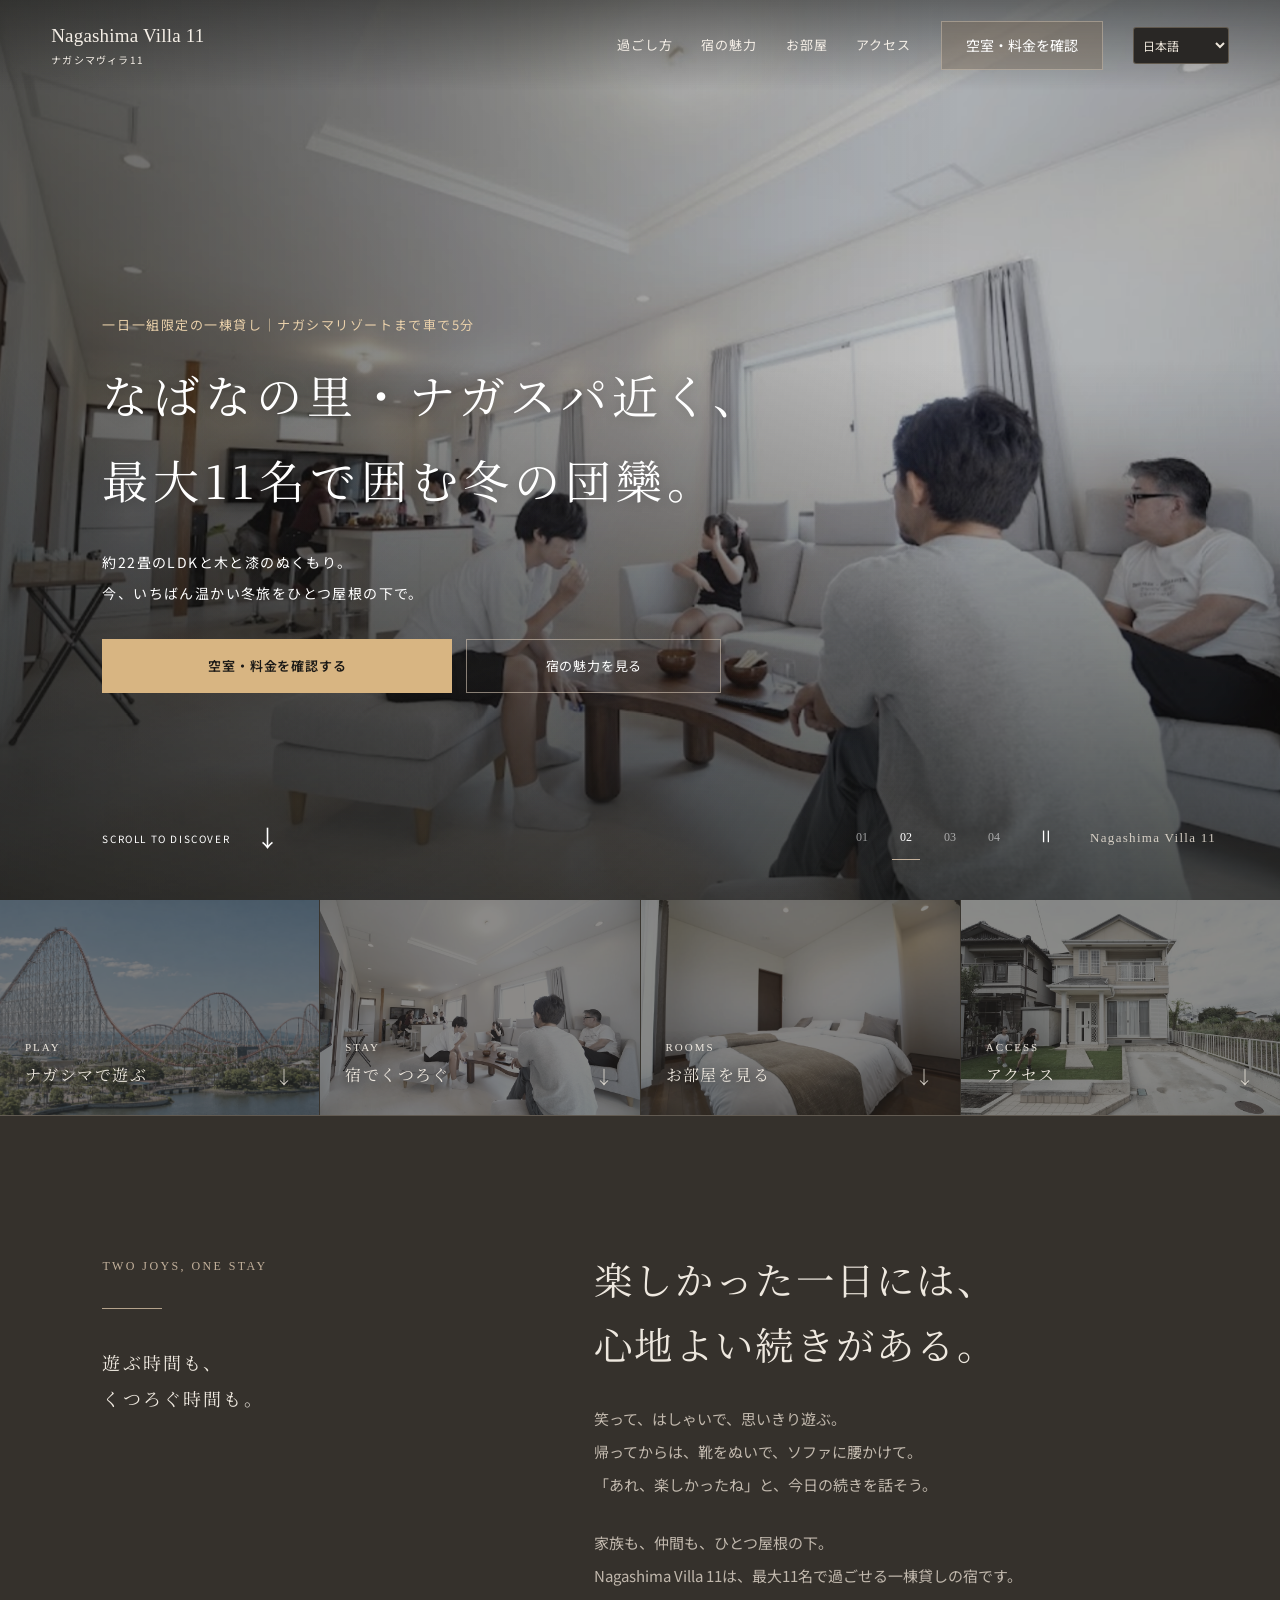
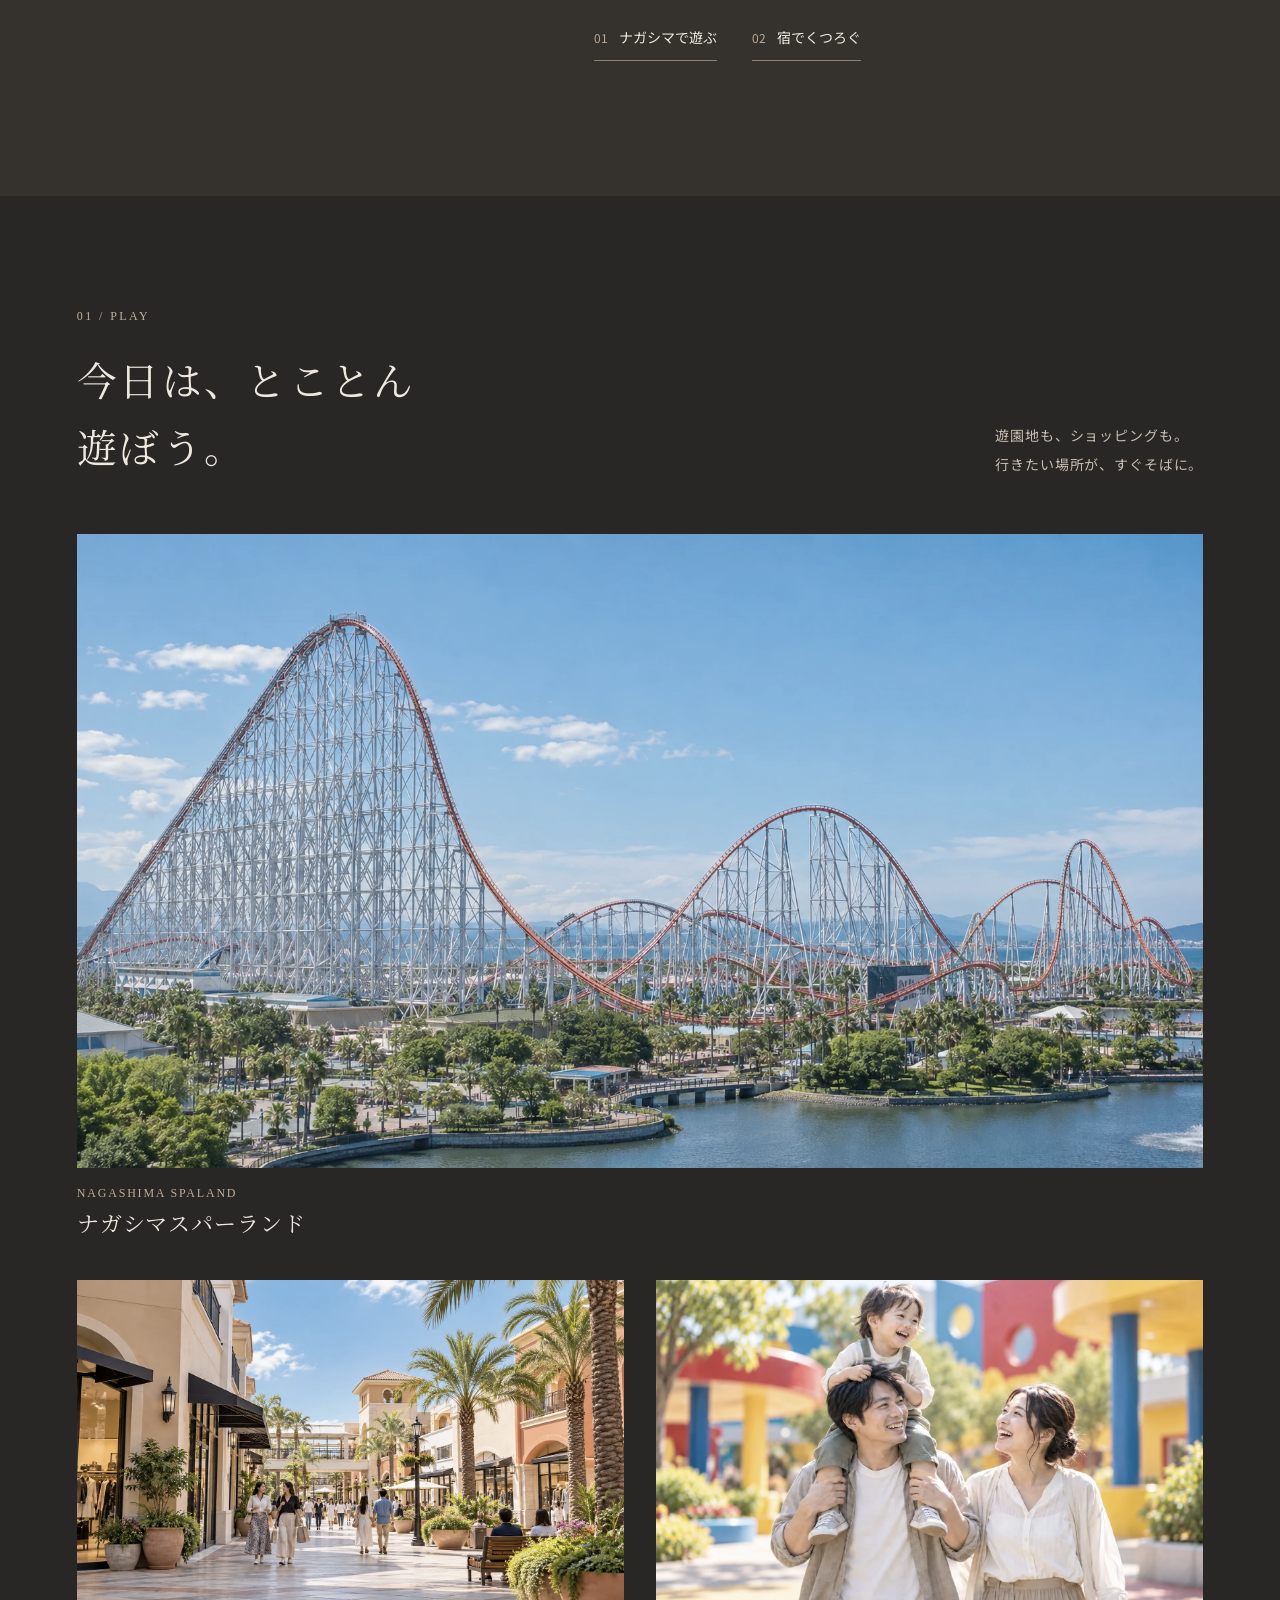
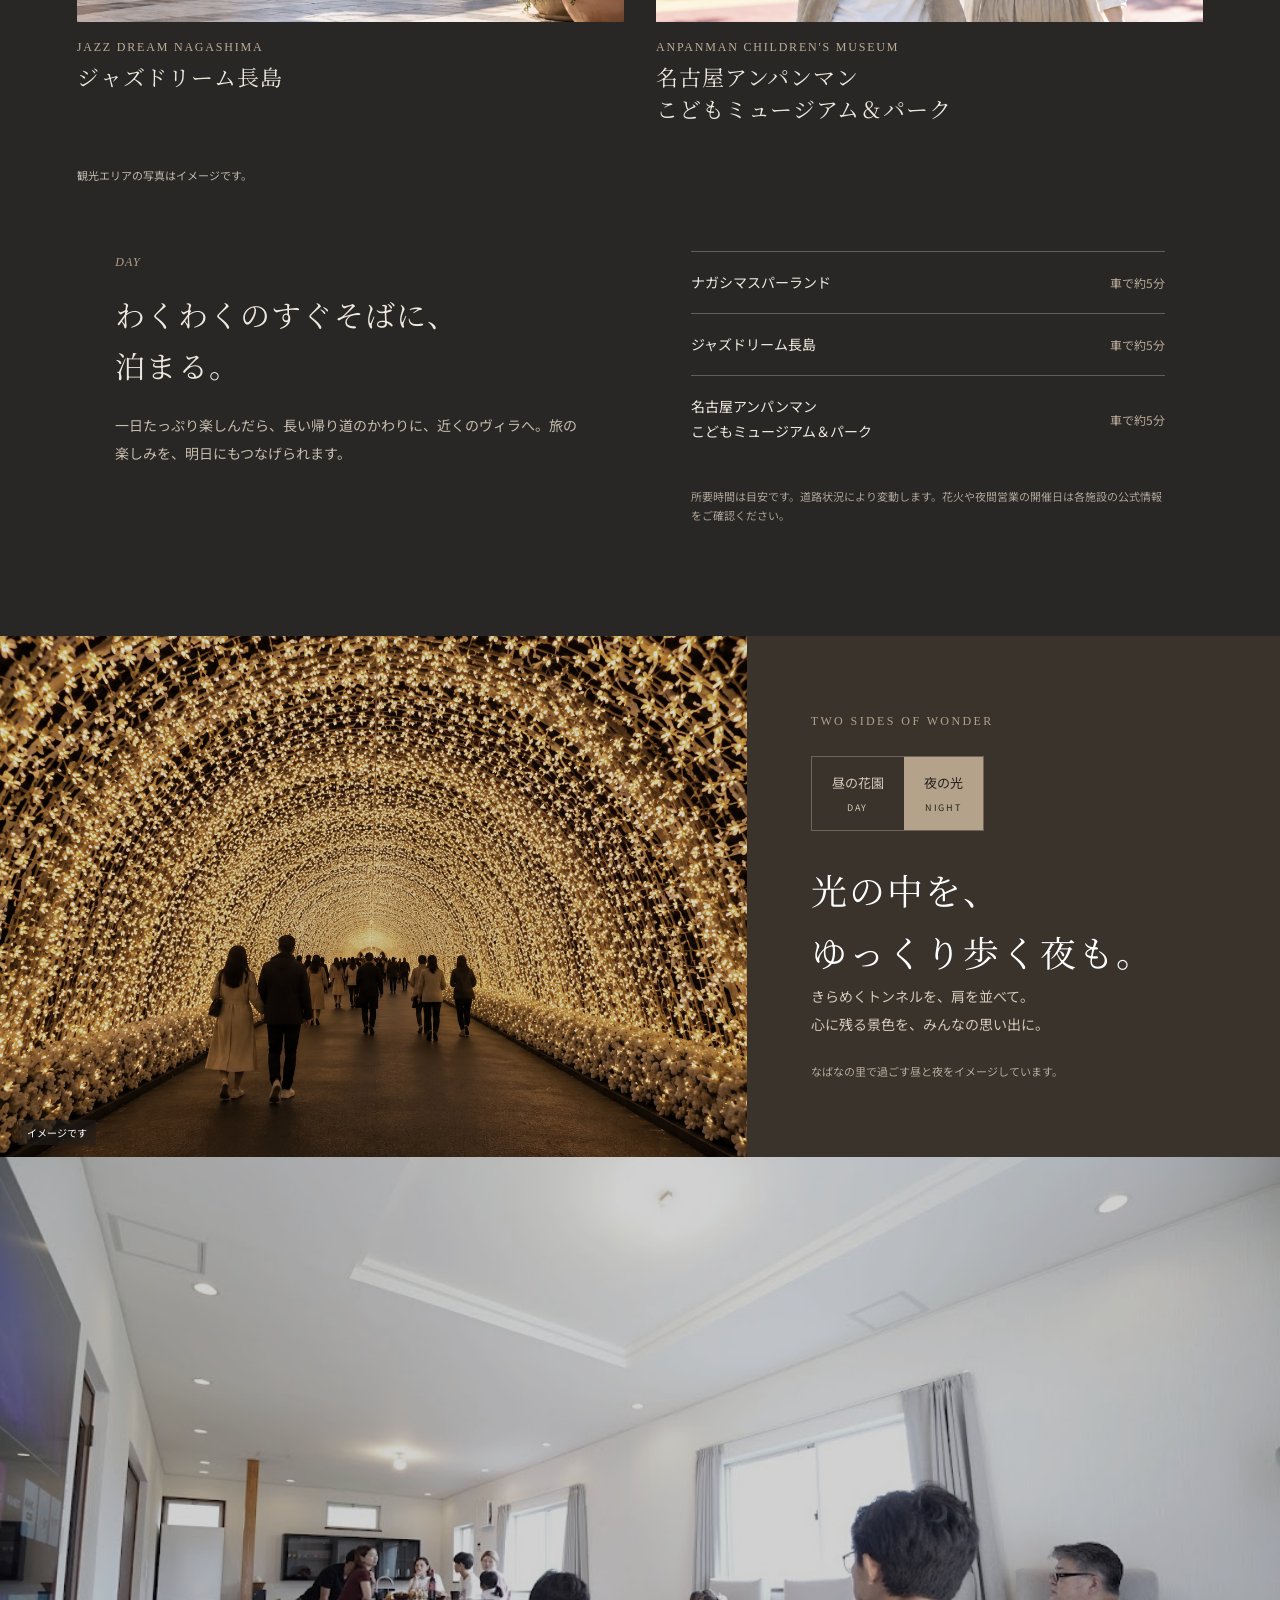
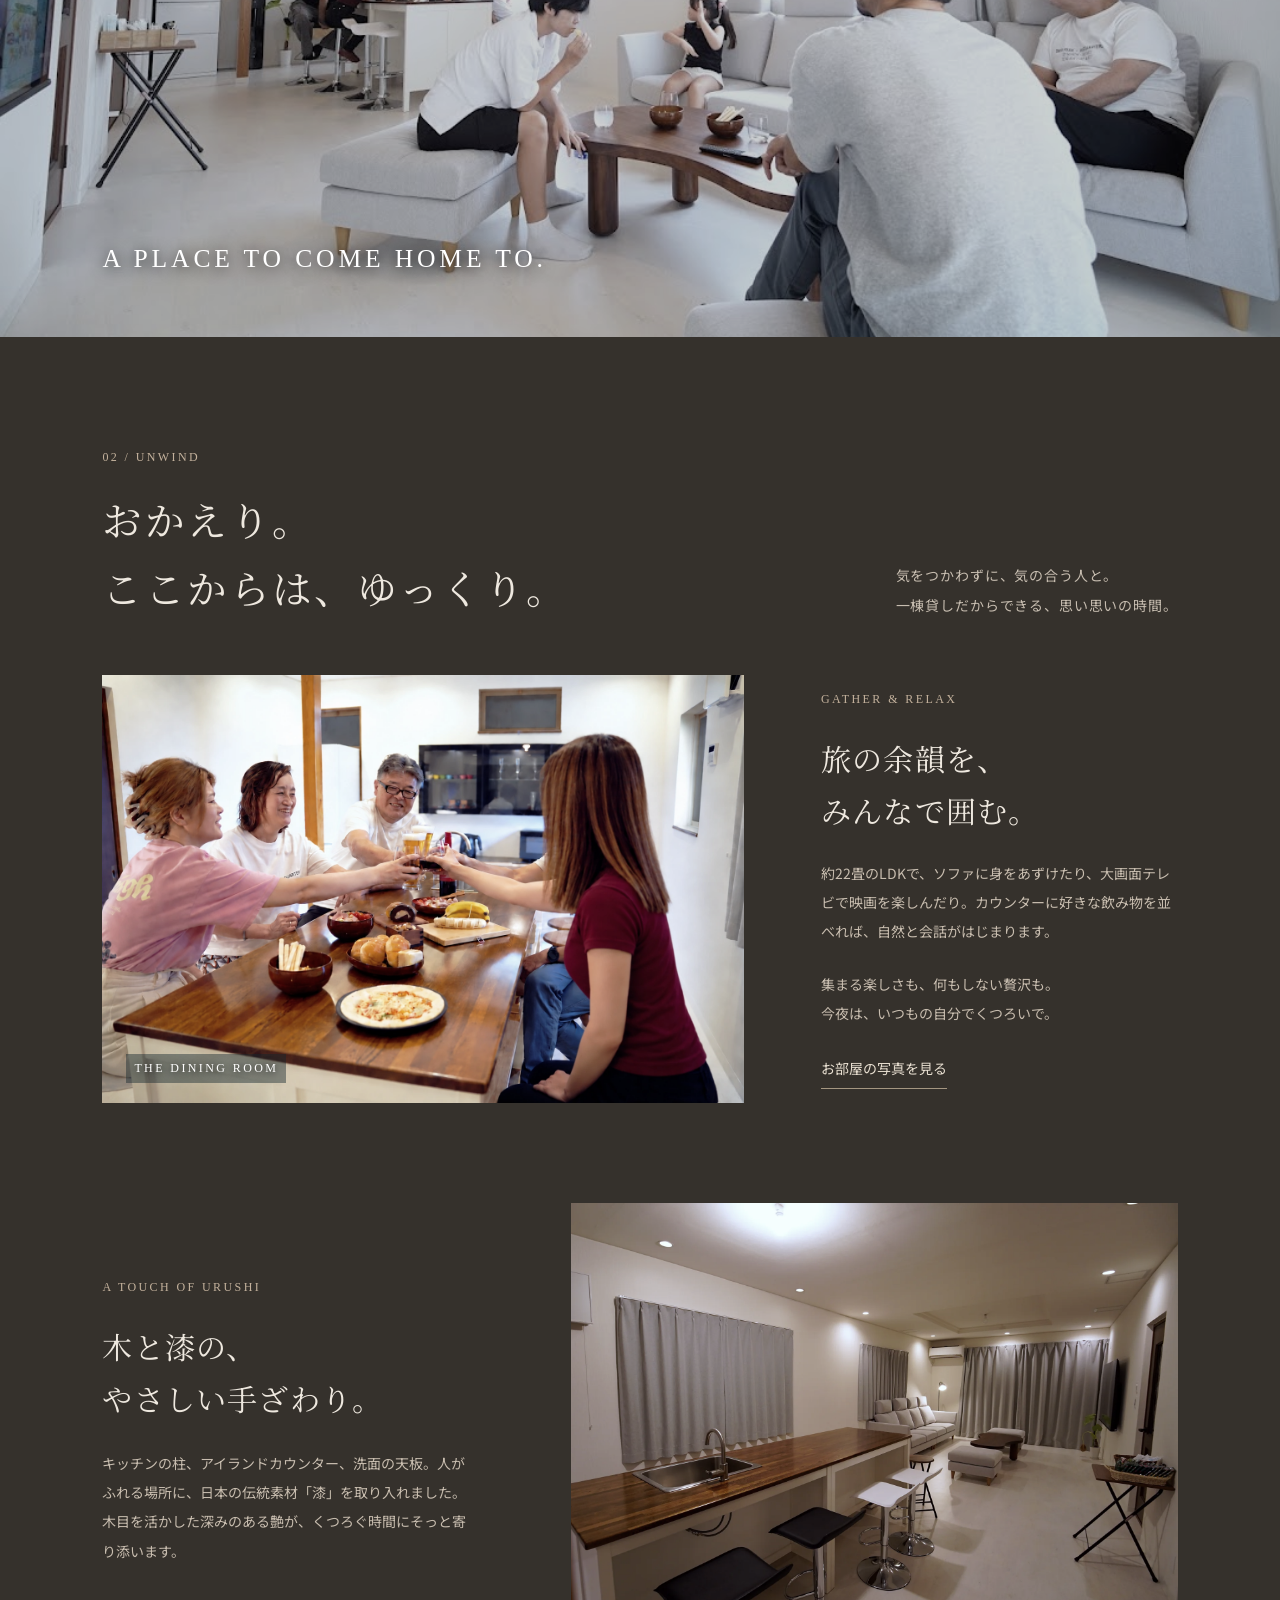
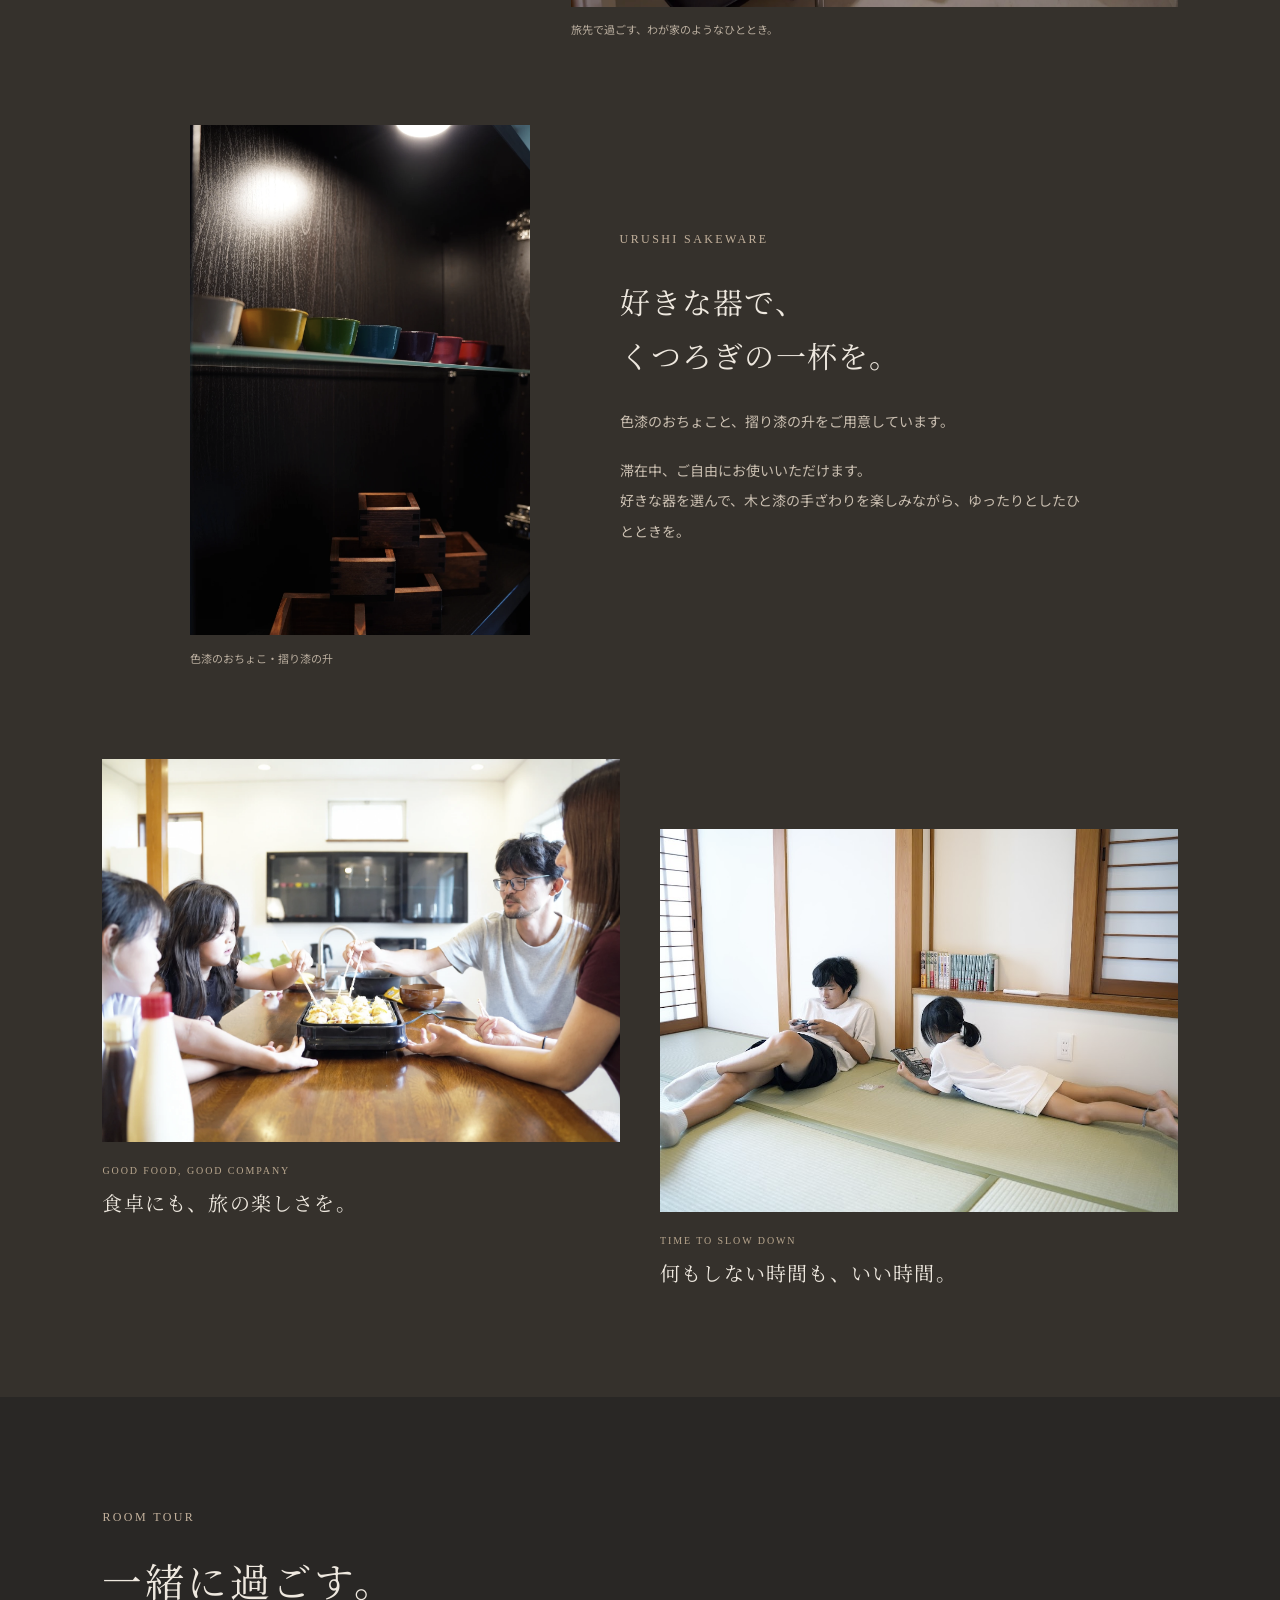
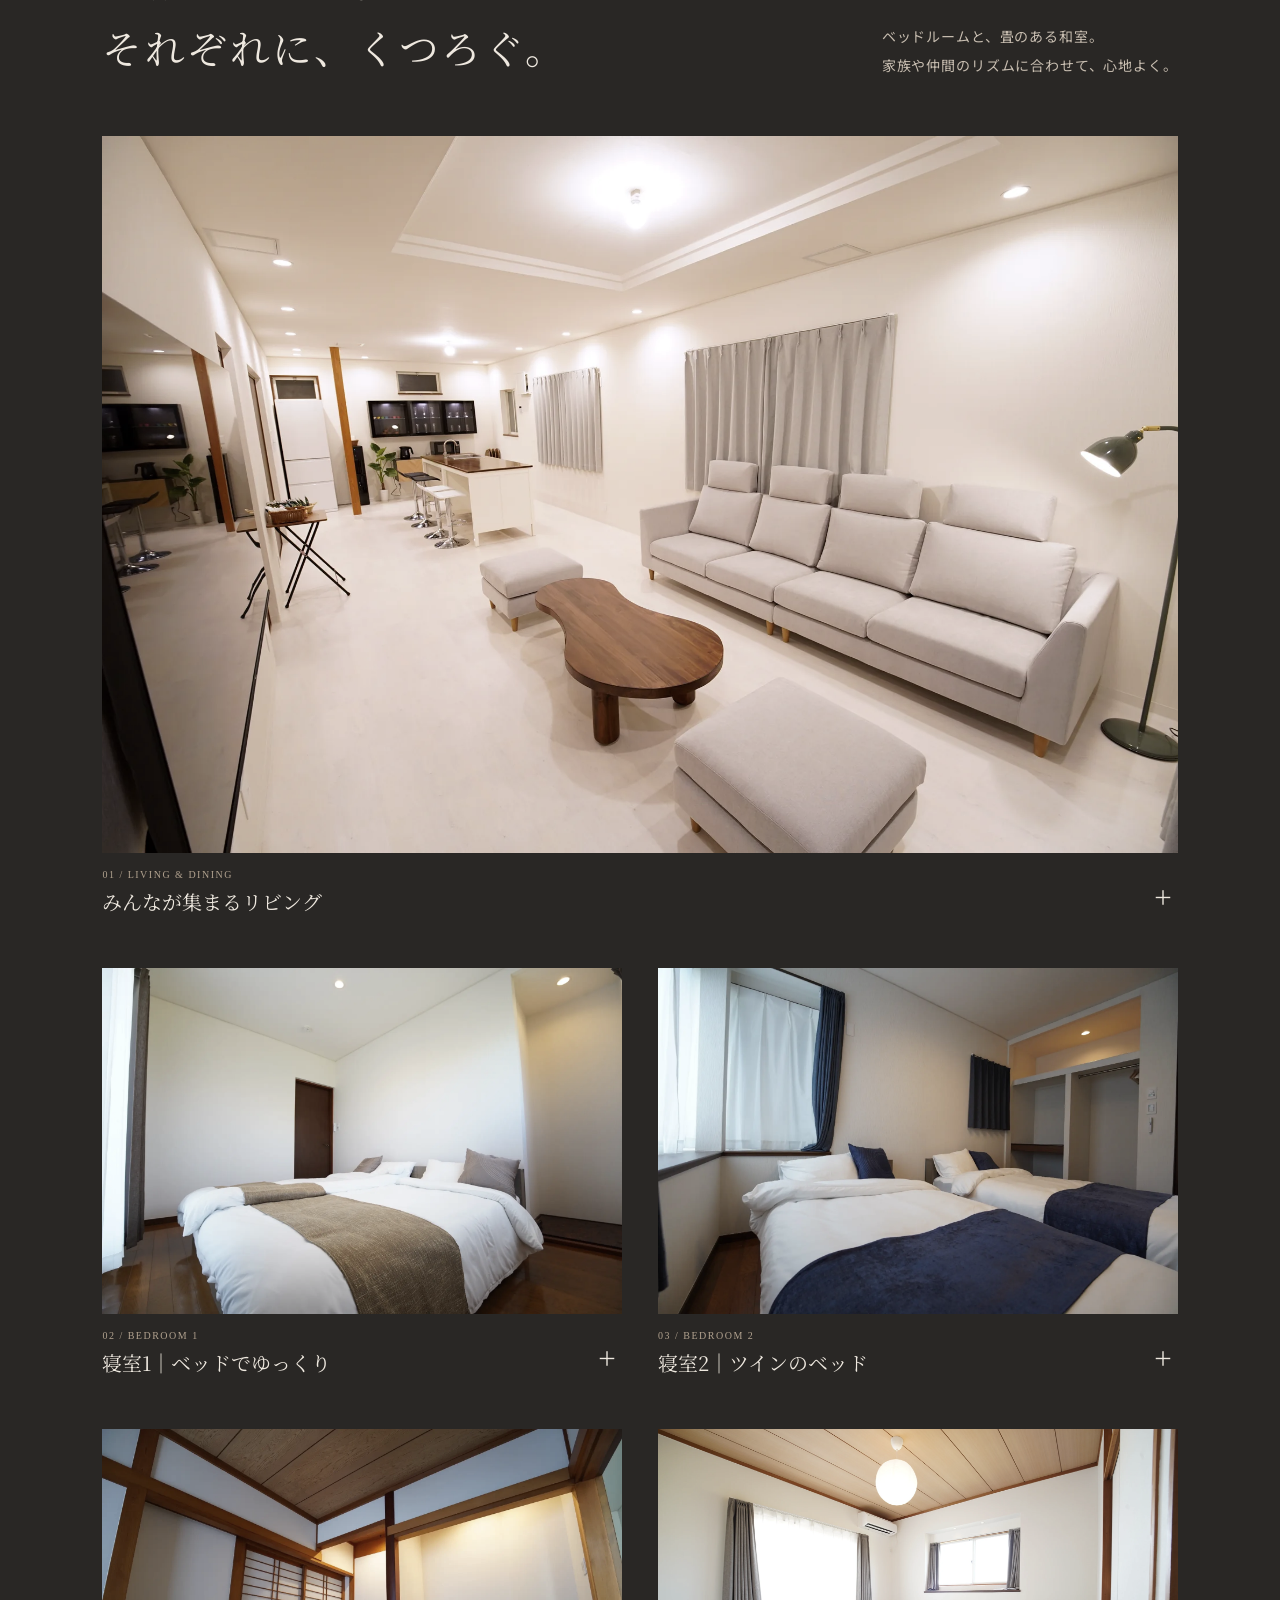
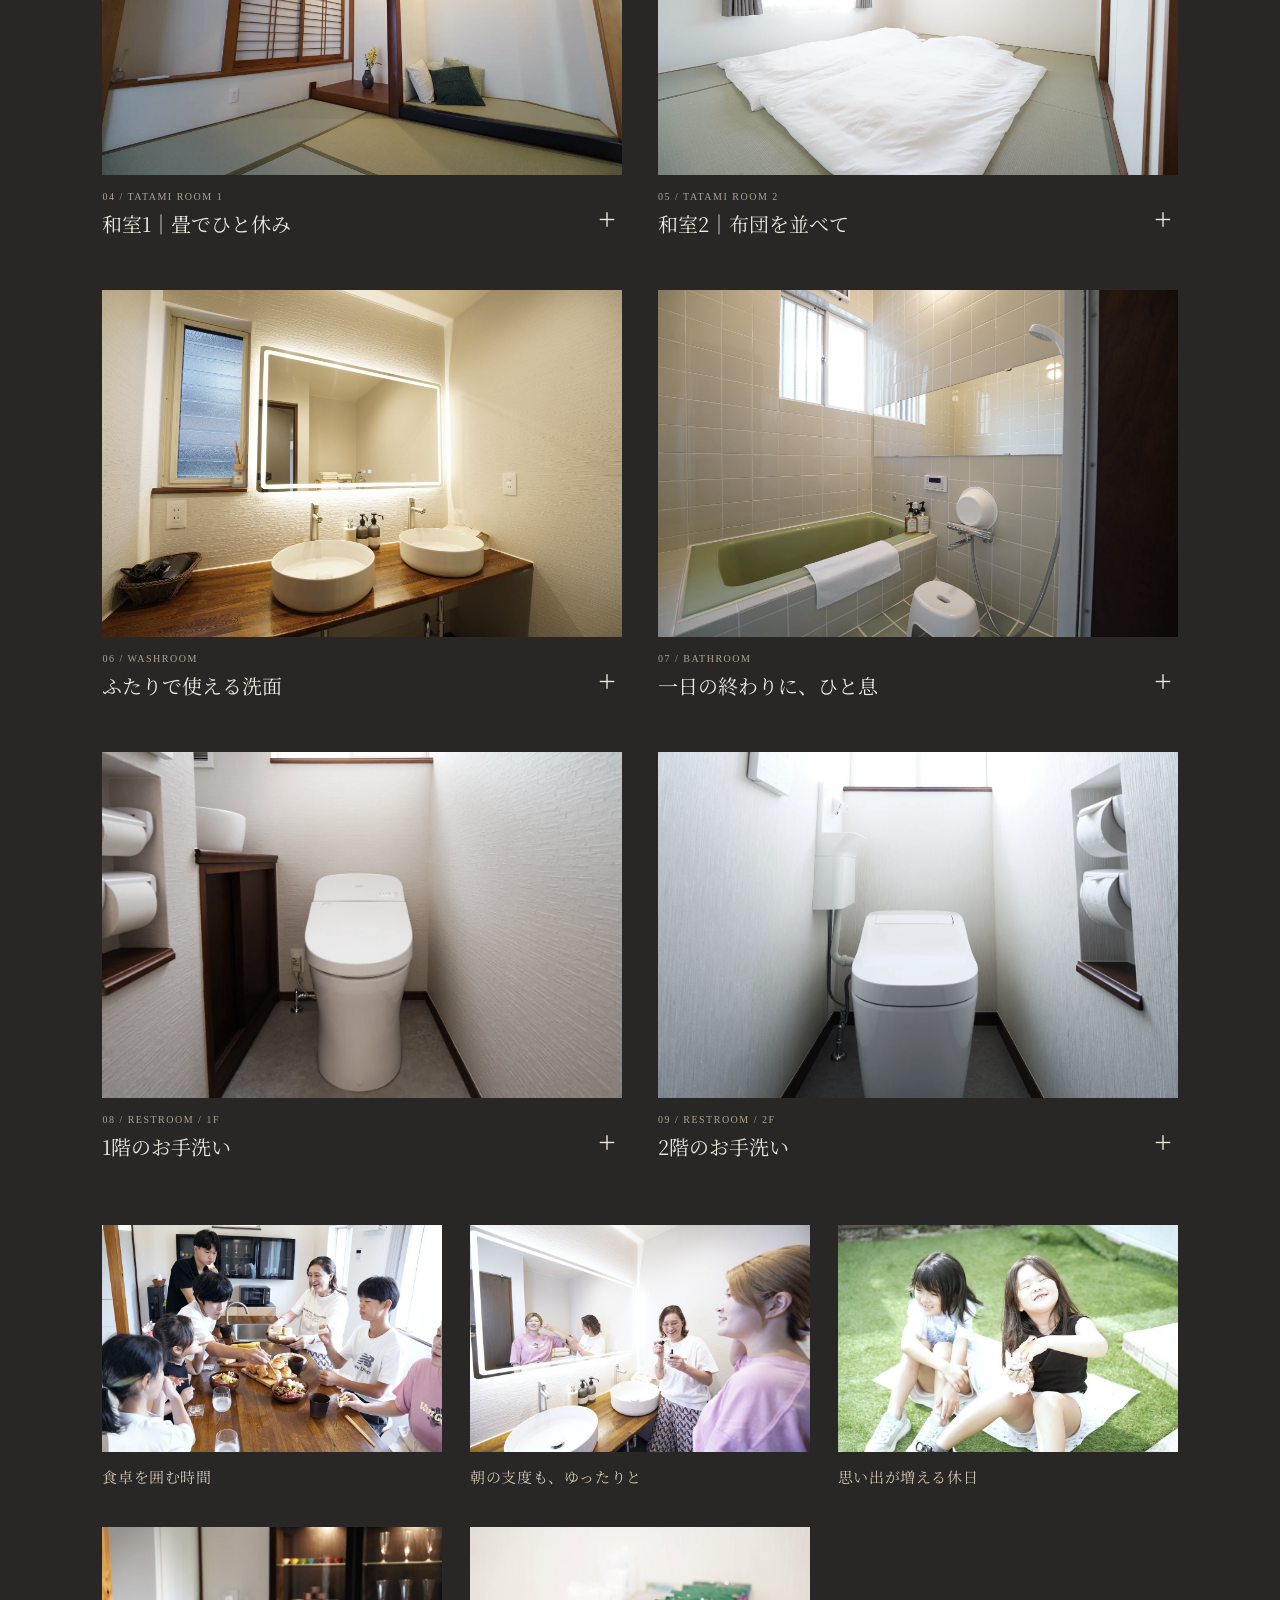
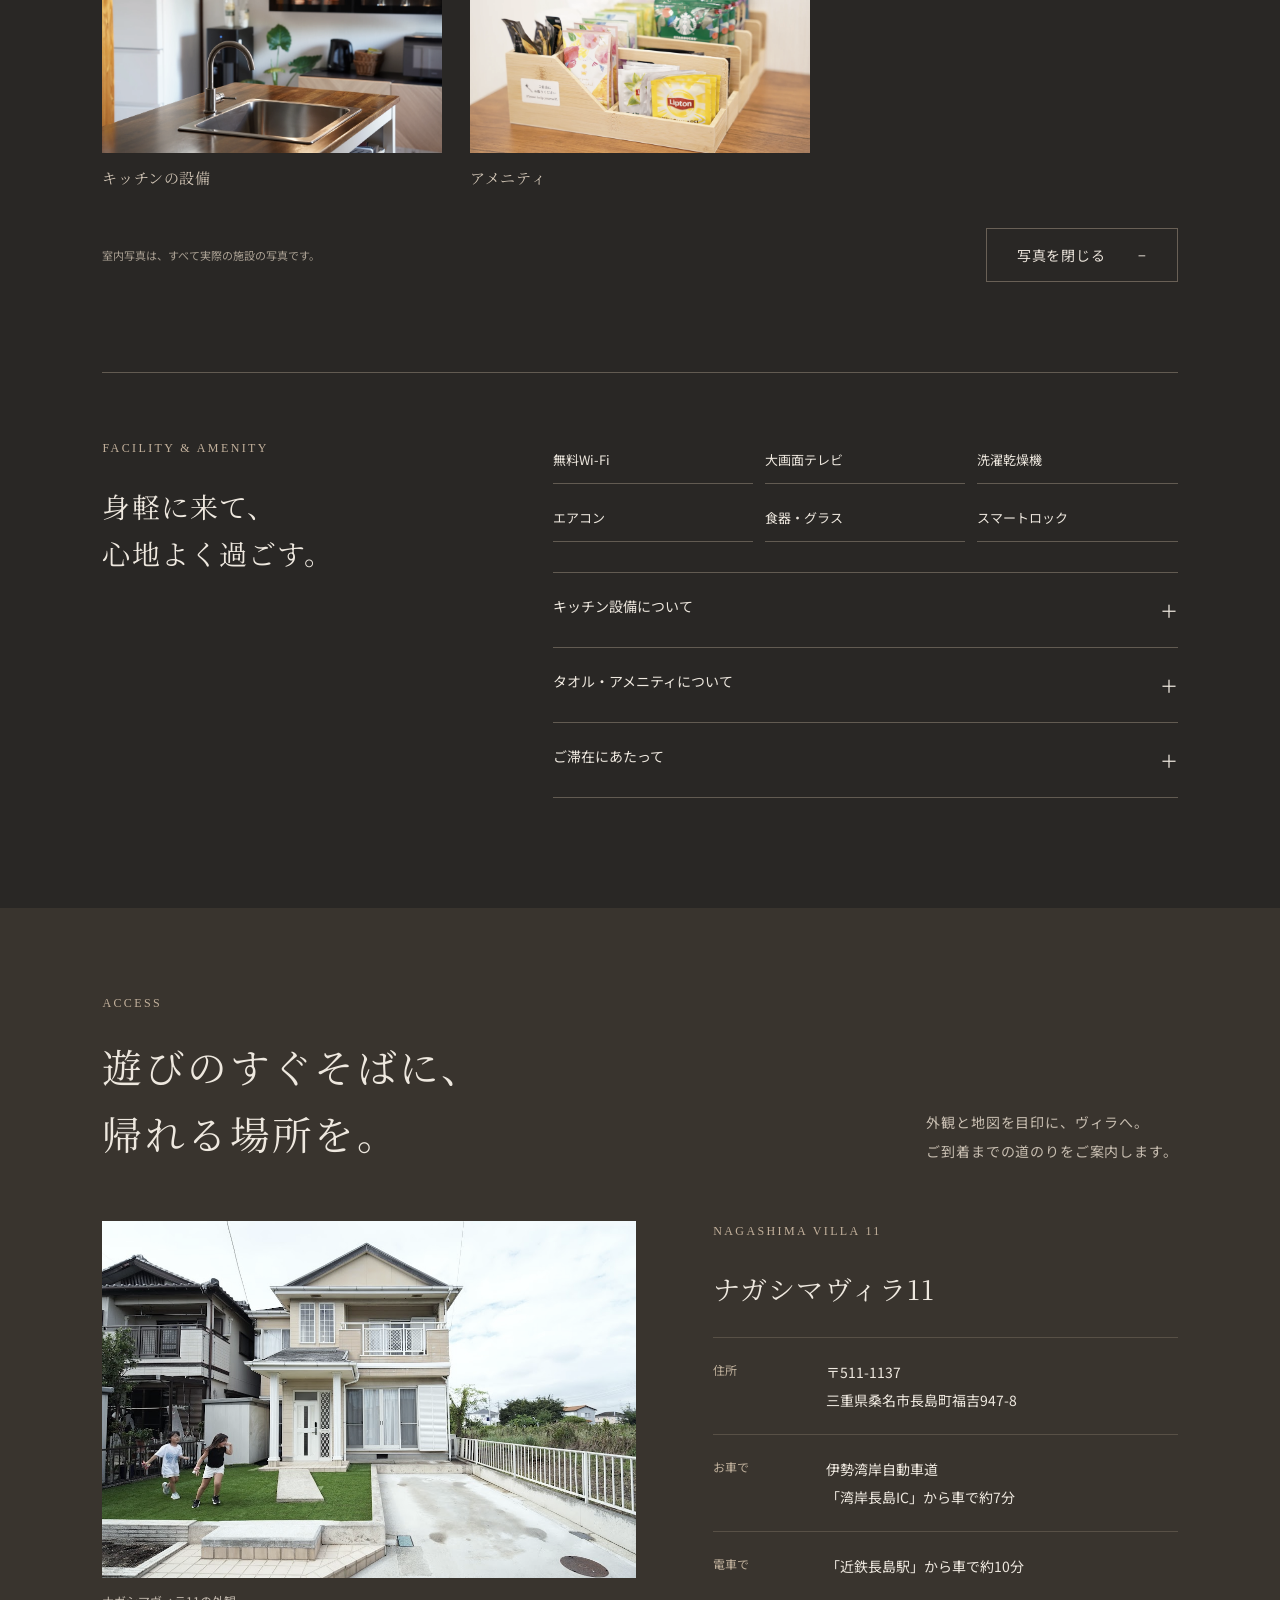
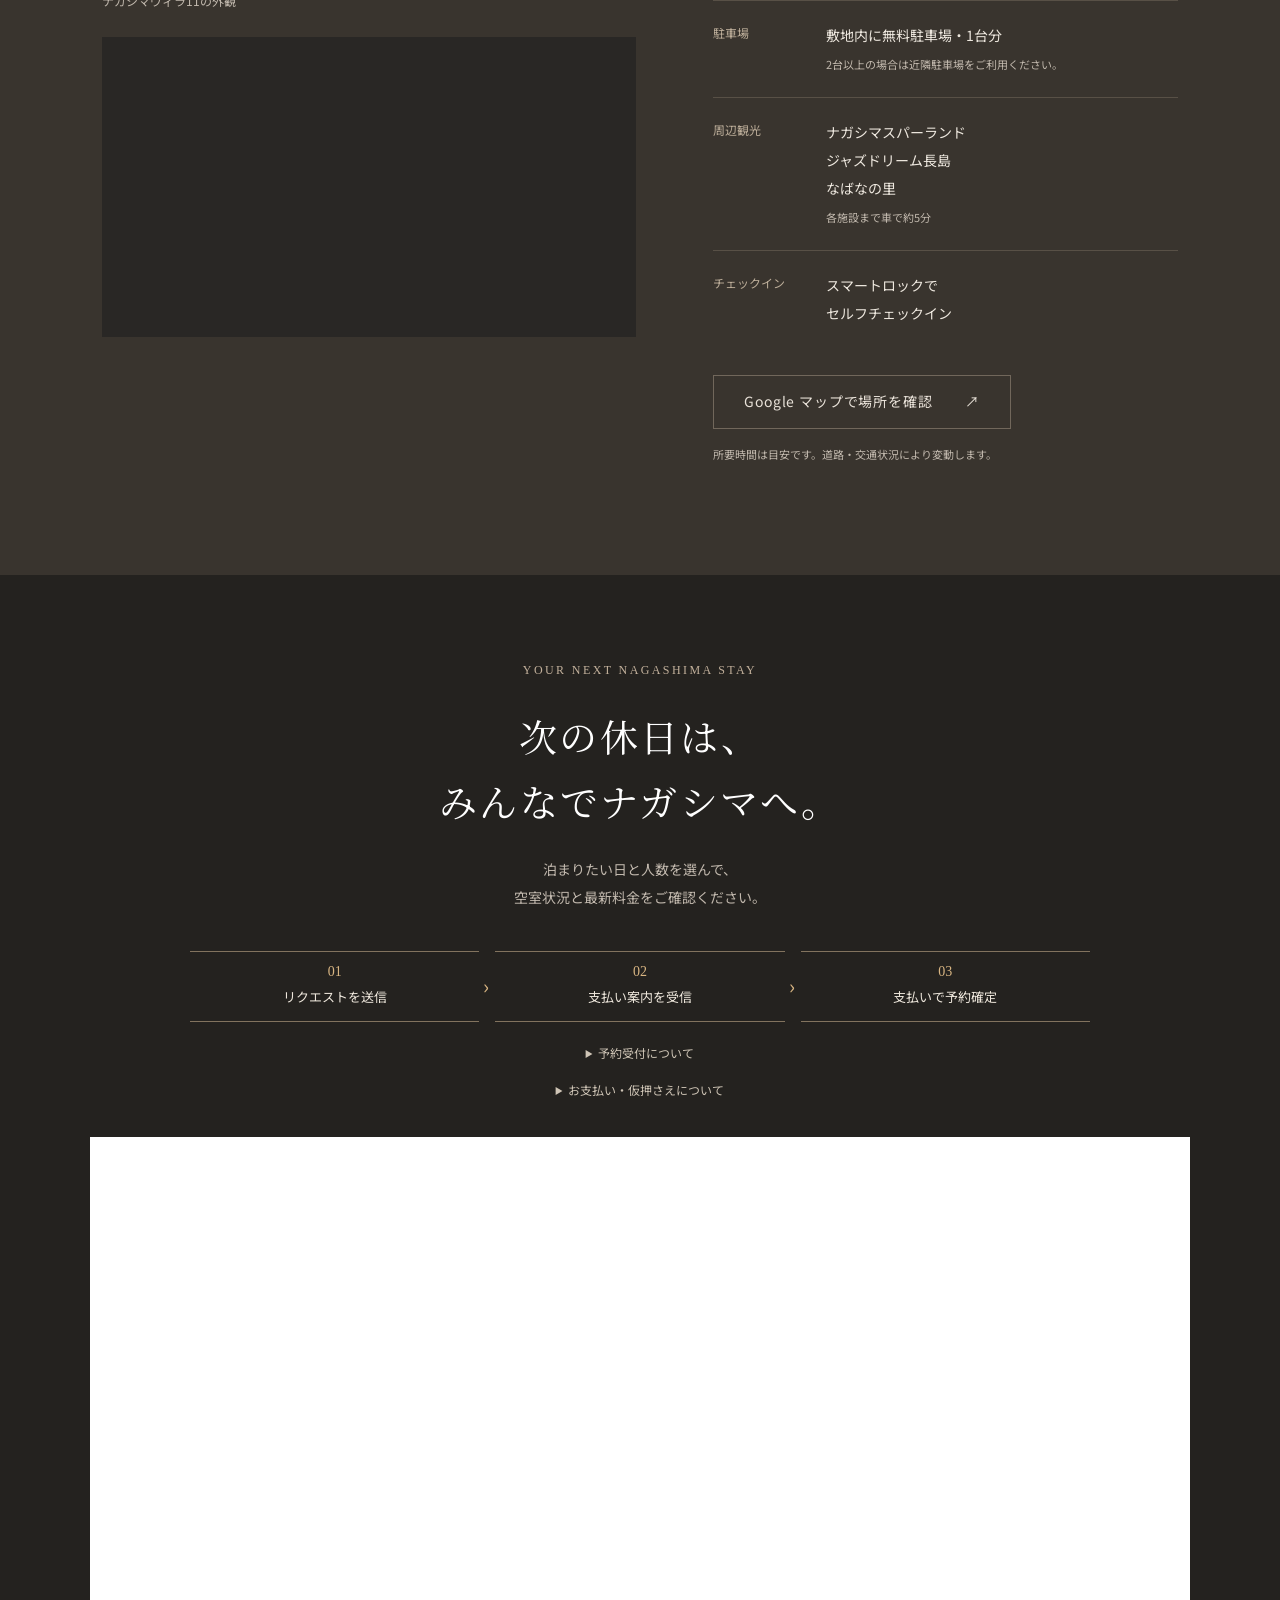
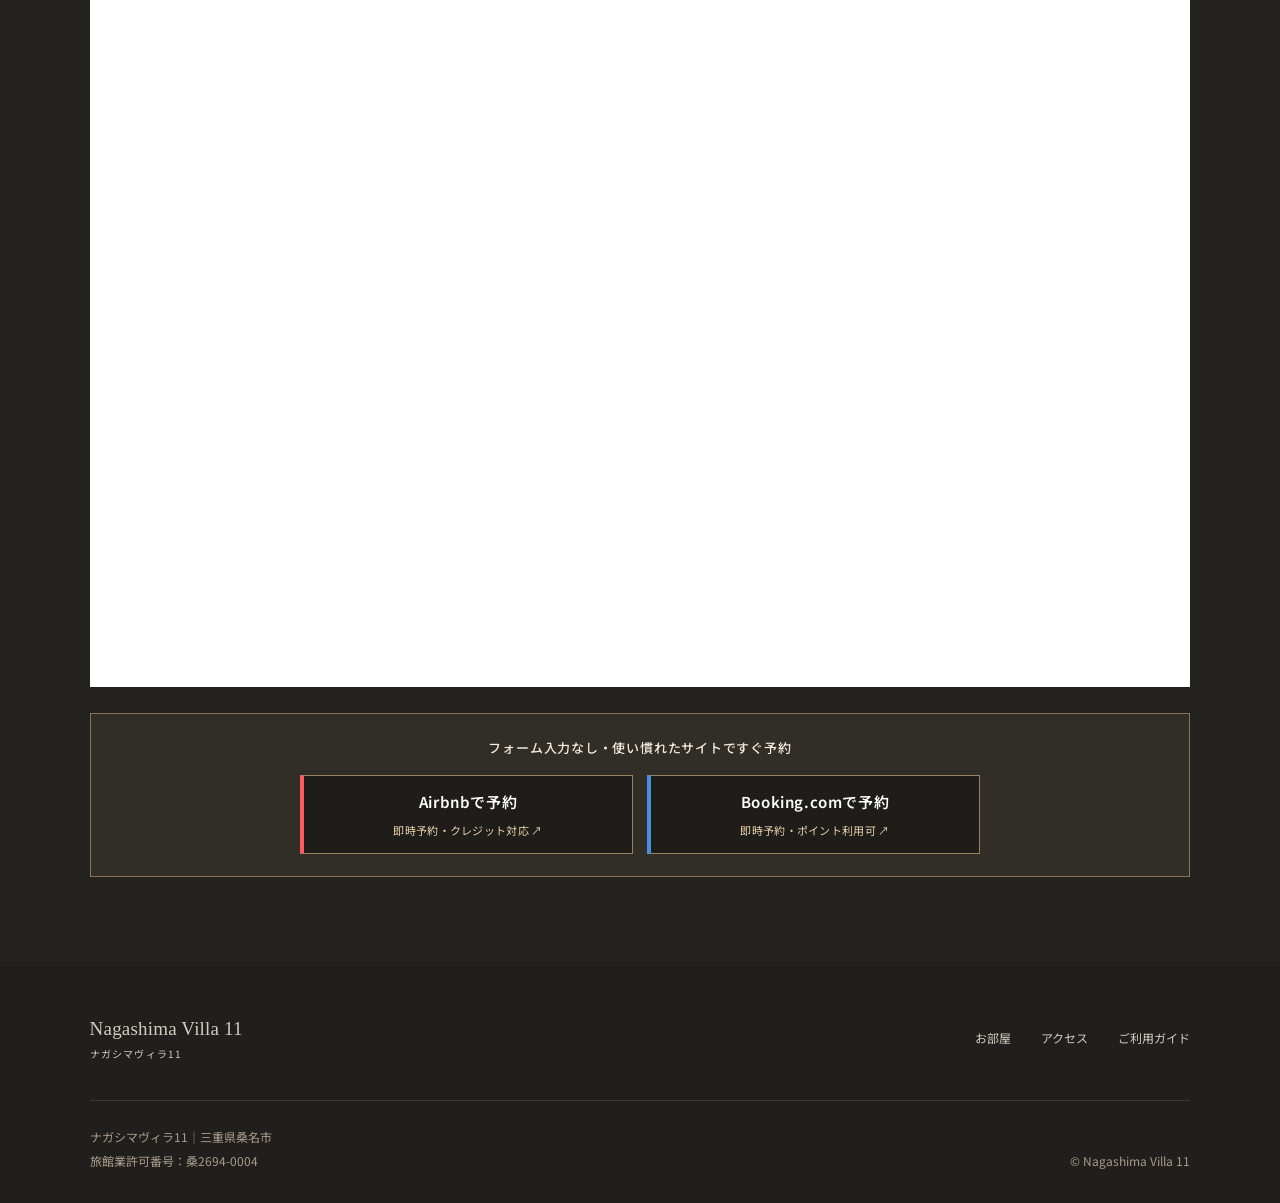
<file: index.html>
<!doctype html>
<html lang="ja"><head><meta charset="utf-8"><meta name="viewport" content="width=device-width,initial-scale=1"><title>Nagashima Villa 11｜昼は、心がはずむ。夜は、心がほどける。</title><meta name="description" content="ナガシマで遊んだら、木と漆のぬくもりを感じる一棟貸しの宿へ。最大11名、約22畳のLDKで家族や仲間とくつろぐ休日。三重県桑名市のNagashima Villa 11。"><meta name="theme-color" content="#292725"><link rel="icon" type="image/png" sizes="30x30" href="Images/favicon.png?v=20261009"><link rel="canonical" href="https://nagashimavilla11.com/"><meta property="og:type" content="website"><meta property="og:locale" content="ja_JP"><meta property="og:title" content="Nagashima Villa 11｜昼は、心がはずむ。夜は、心がほどける。"><meta property="og:description" content="ナガシマで遊んだら、木と漆のぬくもりを感じる一棟貸しの宿へ。家族や仲間とくつろぐ休日。"><meta property="og:url" content="https://nagashimavilla11.com/"><meta property="og:image" content="https://nagashimavilla11.com/Images/living-room.webp"><meta name="twitter:card" content="summary_large_image"><script type="application/ld+json">
  {"@context":"https://schema.org","@type":"LodgingBusiness","name":"Nagashima Villa 11","alternateName":"ナガシマ ヴィラ 11","url":"https://nagashimavilla11.com/","description":"三重県桑名市長島町、ナガシマリゾート近くの一棟貸しの宿","address":{"@type":"PostalAddress","addressLocality":"桑名市長島町","addressRegion":"三重県","addressCountry":"JP"}}
  </script><script async src="https://www.googletagmanager.com/gtag/js?id=G-01PE7G929L"></script>
<script>
    // 自分の端末を計測対象外にする：URLの末尾に ?notrack=1 を付けて一度開く（?notrack=0 で解除）
    try {
      var nv11NoTrack = new URLSearchParams(location.search).get('notrack');
      if (nv11NoTrack === '1') localStorage.setItem('nv11_notrack', '1');
      if (nv11NoTrack === '0') localStorage.removeItem('nv11_notrack');
      if (localStorage.getItem('nv11_notrack') === '1') window['ga-disable-G-01PE7G929L'] = true;
    } catch (e) {}
    window.dataLayer = window.dataLayer || [];
    function gtag(){dataLayer.push(arguments);}
    gtag('js', new Date());
    gtag('config', 'G-01PE7G929L');
  </script>
<link rel="stylesheet" href="styles.css?v=20261121-cvr3"><script src="script.js?v=20261121-cvr3" defer></script><script src="analytics.js" defer></script></head>
<body><a class="skip-link" href="#main">本文へ移動</a>
<header class="site-header"><a class="brand" href="#top" aria-label="Nagashima Villa 11 トップ"><span class="brand-name">Nagashima Villa 11<small>ナガシマヴィラ11</small></span></a><nav class="desktop-nav" aria-label="メインナビゲーション"><a href="#experience">過ごし方</a><a href="#stay">宿の魅力</a><a href="#rooms">お部屋</a><a href="#access">アクセス</a></nav><a class="header-reserve" href="#reservation">空室・料金を確認</a><label class="language-switch"><span class="sr-only">Language / 言語</span><select id="site-language" aria-label="Language / 言語"><option value="ja">日本語</option><option value="en">English</option><option value="ko">한국어</option><option value="zh-TW">繁體中文</option></select></label><button class="menu-toggle" aria-expanded="false" aria-controls="mobile-menu" aria-label="メニューを開く"><span></span><span></span></button></header>
<nav id="mobile-menu" class="mobile-menu" aria-label="モバイルナビゲーション" hidden><a href="#experience">過ごし方</a><a href="#stay">宿の魅力</a><a href="#rooms">お部屋</a><a href="#access">アクセス</a></nav>
<main id="main">
<section id="top" class="hero" aria-labelledby="hero-title"><div class="hero-image" aria-hidden="true">
<picture><source media="(max-width:800px)" srcset="Images/hero-mobile-v15-2.webp" width="1200" height="1800"><img class="hero-frame active" src="Images/toast-refined-20261103.webp" alt="" fetchpriority="high" width="1536" height="1024"></picture>
<picture><source media="(max-width:800px)" srcset="Images/hero-mobile-01-atrium-warm-brass-v17.webp" width="1024" height="1536"><img class="hero-frame" src="Images/family-living.jpg" alt="" width="1080" height="720"></picture>
<picture><source media="(max-width:800px)" srcset="Images/hero-mobile-v15-3.webp" width="1200" height="1800"><img class="hero-frame hero-sake-case" src="Images/sake-case-v4.webp" alt="" width="1800" height="1200"></picture>
<picture><source media="(max-width:800px)" srcset="Images/hero-mobile-v15-4.webp" width="1200" height="1800"><img class="hero-frame hero-cups" src="Images/ochoko-toast.jpg" alt="" width="903" height="602"></picture>
</div><div class="hero-shade"></div><div class="hero-copy"><p class="eyebrow">一日一組限定の一棟貸し｜ナガシマリゾートまで車で5分</p><h1 id="hero-title">なばなの里・ナガスパ近く、<br>最大11名で囲む冬の団欒。</h1><p>約22畳のLDKと木と漆のぬくもり。<br>今、いちばん温かい冬旅をひとつ屋根の下で。</p><div class="hero-actions"><a class="button button-gold hero-cta-primary" href="#reservation">空室・料金を確認する</a><a class="button button-light" href="#experience">宿の魅力を見る</a></div></div><div class="hero-footer"><a class="hero-scroll" href="#experience">SCROLL TO DISCOVER <span>↓</span></a><div class="hero-controls" aria-label="ヒーロー写真の操作"><button data-slide="0" class="active" aria-label="リビング・食卓の写真" aria-pressed="true">01</button><button data-slide="1" aria-label="吹き抜け・団欒の写真" aria-pressed="false">02</button><button data-slide="2" aria-label="酒器ケースの写真" aria-pressed="false">03</button><button data-slide="3" aria-label="おちょこを寄せ合う写真" aria-pressed="false">04</button><button id="hero-pause" aria-label="写真の自動再生を停止">Ⅱ</button></div><span class="hero-caption">Nagashima Villa 11</span></div></section>
<nav class="photo-nav" aria-label="ページ内ナビゲーション">
<a href="#play"><img src="Images/nagashima-coaster-v4.webp" alt="" width="1672" height="941"><span><small>PLAY</small>ナガシマで遊ぶ <b>↓</b></span></a>
<a href="#stay"><img src="Images/family-living.jpg" alt="" width="1080" height="720"><span><small>STAY</small>宿でくつろぐ <b>↓</b></span></a>
<a href="#rooms"><img src="Images/bedroom-triple.webp" alt="" width="2000" height="1333"><span><small>ROOMS</small>お部屋を見る <b>↓</b></span></a>
<a href="#access"><img src="Images/villa-exterior.jpg" alt="" width="1080" height="720"><span><small>ACCESS</small>アクセス <b>↓</b></span></a></nav>

<section class="intro section-pad" id="experience"><div class="intro-label"><p class="eyebrow">TWO JOYS, ONE STAY</p><span class="fine-line"></span><span>遊ぶ時間も、<br>くつろぐ時間も。</span></div><div class="intro-copy"><h2>楽しかった一日には、<br>心地よい続きがある。</h2><p>笑って、はしゃいで、思いきり遊ぶ。<br>帰ってからは、靴をぬいで、ソファに腰かけて。<br>「あれ、楽しかったね」と、今日の続きを話そう。</p><p>家族も、仲間も、ひとつ屋根の下。<br>Nagashima Villa 11は、最大11名で過ごせる一棟貸しの宿です。</p><div class="journey-links"><a href="#play"><span>01</span> ナガシマで遊ぶ</a><a href="#stay"><span>02</span> 宿でくつろぐ</a></div></div></section>
<section id="play" class="play-section section-pad"><div class="section-head"><div><p class="eyebrow">01 / PLAY</p><h2>今日は、とことん<br>遊ぼう。</h2></div><p>遊園地も、ショッピングも。<br>行きたい場所が、すぐそばに。</p></div><div class="play-layout"><div class="destination-gallery">
<a class="destination-card destination-main" href="https://www.nagashima-onsen.co.jp/spaland/" target="_blank" rel="noopener"><figure><img src="Images/nagashima-coaster-v4.webp" alt="青空にそびえる大型コースター。イメージです" width="1672" height="941" loading="lazy"><figcaption><small>NAGASHIMA SPALAND</small><strong>ナガシマスパーランド</strong></figcaption></figure></a>
<a class="destination-card" href="https://mitsui-shopping-park.com/mop/nagashima/" target="_blank" rel="noopener"><figure><img src="Images/outlet-shopping-v4.webp" alt="屋外のショッピング街。イメージです" loading="lazy"><figcaption><small>JAZZ DREAM NAGASHIMA</small><strong>ジャズドリーム長島</strong></figcaption></figure></a>
<a class="destination-card" href="https://www.nagoya-anpanman.jp/" target="_blank" rel="noopener"><figure><img src="Images/family-outing-v11.webp" alt="肩車をしながら笑顔で過ごす親子。イメージです" width="1672" height="941" loading="lazy"><figcaption><small>ANPANMAN CHILDREN'S MUSEUM</small><strong>名古屋アンパンマン<br>こどもミュージアム＆パーク</strong></figcaption></figure></a>
<p class="destination-note">観光エリアの写真はイメージです。</p></div><div class="play-details"><span class="section-number">DAY</span><h3>わくわくのすぐそばに、<br>泊まる。</h3><p>一日たっぷり楽しんだら、長い帰り道のかわりに、近くのヴィラへ。旅の楽しみを、明日にもつなげられます。</p><ul class="place-list"><li><a href="https://www.nagashima-onsen.co.jp/spaland/" target="_blank" rel="noopener"><span>ナガシマスパーランド</span><small>車で約5分</small></a></li><li><a href="https://mitsui-shopping-park.com/mop/nagashima/" target="_blank" rel="noopener"><span>ジャズドリーム長島</span><small>車で約5分</small></a></li><li><a href="https://www.nagoya-anpanman.jp/" target="_blank" rel="noopener"><span>名古屋アンパンマン<br>こどもミュージアム＆パーク</span><small>車で約5分</small></a></li></ul><p class="note">所要時間は目安です。道路状況により変動します。花火や夜間営業の開催日は各施設の公式情報をご確認ください。</p></div></div></section>
<section class="illumination" aria-label="昼と夜の庭園イメージ"><figure><img id="garden-image" src="Images/illumination-tunnel-v2.png" alt="光のトンネルの内側を歩く風景。イメージです" loading="lazy" width="1672" height="941"><figcaption id="garden-caption">イメージです</figcaption></figure><div class="illumination-copy"><p class="eyebrow">TWO SIDES OF WONDER</p><div class="garden-toggle" role="group" aria-label="昼と夜の風景を切り替える"><button type="button" data-garden="day" aria-pressed="false" aria-controls="garden-content">昼の花園 <span>DAY</span></button><button type="button" data-garden="night" aria-pressed="true" aria-controls="garden-content">夜の光 <span>NIGHT</span></button></div><div id="garden-content" aria-live="polite" aria-atomic="true"><h2 id="garden-title">光の中を、<br>ゆっくり歩く夜も。</h2><p id="garden-description">きらめくトンネルを、肩を並べて。<br>心に残る景色を、みんなの思い出に。</p></div><p class="note">なばなの里で過ごす昼と夜をイメージしています。</p></div></section>
<div class="full-photo"><img src="Images/family-living.jpg" alt="家族がリビングのソファでくつろいでいる様子" width="1080" height="720" loading="lazy"><span>A PLACE TO COME HOME TO.</span></div><section id="stay" class="stay-section section-pad"><div class="section-head"><div><p class="eyebrow">02 / UNWIND</p><h2>おかえり。<br>ここからは、ゆっくり。</h2></div><p>気をつかわずに、気の合う人と。<br>一棟貸しだからできる、思い思いの時間。</p></div><div class="stay-feature"><div class="stay-photo"><img src="Images/toast-refined-20261103.webp" alt="漆のカウンターを囲んで乾杯する家族" width="1536" height="1024" loading="lazy"><span>THE DINING ROOM</span></div><div class="stay-description"><p class="eyebrow">GATHER & RELAX</p><h3>旅の余韻を、<br>みんなで囲む。</h3><p>約22畳のLDKで、ソファに身をあずけたり、大画面テレビで映画を楽しんだり。カウンターに好きな飲み物を並べれば、自然と会話がはじまります。</p><p>集まる楽しさも、何もしない贅沢も。<br>今夜は、いつもの自分でくつろいで。</p><a class="text-link" href="#rooms">お部屋の写真を見る</a></div></div><div class="material-story"><div class="material-copy"><p class="eyebrow">A TOUCH OF URUSHI</p><h3>木と漆の、<br>やさしい手ざわり。</h3><p>キッチンの柱、アイランドカウンター、洗面の天板。人がふれる場所に、日本の伝統素材「漆」を取り入れました。木目を活かした深みのある艶が、くつろぐ時間にそっと寄り添います。</p></div><figure><img src="Images/ldk-counter.webp" alt="木目を活かした漆のアイランドカウンター" loading="lazy" width="2000" height="1333"><figcaption>旅先で過ごす、わが家のようなひととき。</figcaption></figure></div><div class="urushi-vessels" id="urushi-sakeware"><figure><img src="Images/urushi-sakeware-v9.webp" alt="色漆のおちょこと摺り漆の升" width="1333" height="2000" loading="lazy"><figcaption>色漆のおちょこ・摺り漆の升</figcaption></figure><div class="urushi-vessels-copy"><p class="eyebrow">URUSHI SAKEWARE</p><h3>好きな器で、<br>くつろぎの一杯を。</h3><p>色漆のおちょこと、摺り漆の升をご用意しています。</p><p>滞在中、ご自由にお使いいただけます。<br>好きな器を選んで、木と漆の手ざわりを楽しみながら、ゆったりとしたひとときを。</p></div></div><div class="life-story"><figure><img src="Images/cooking-refined-20261103.webp" alt="家族でホットプレートを囲む夕食のひととき" loading="lazy" width="1536" height="1024"><figcaption><small>GOOD FOOD, GOOD COMPANY</small>食卓にも、旅の楽しさを。</figcaption></figure><figure><img src="Images/family-tatami.jpg" alt="和室で親子が漫画を読んでくつろぐ様子" loading="lazy" width="1080" height="720"><figcaption><small>TIME TO SLOW DOWN</small>何もしない時間も、いい時間。</figcaption></figure></div></section>
<section id="rooms" class="rooms-section section-pad"><div class="section-head"><div><p class="eyebrow">ROOM TOUR</p><h2>一緒に過ごす。<br>それぞれに、くつろぐ。</h2></div><p>ベッドルームと、畳のある和室。<br>家族や仲間のリズムに合わせて、心地よく。</p></div><div class="room-grid">
<button class="room-card room-large" data-photo="Images/living-room.webp" data-caption="リビング・ダイニング｜約22畳の集まれる空間"><img src="Images/living-room.webp" alt="ソファと木のテーブルがあるリビング・ダイニング" loading="lazy" width="2000" height="1333"><span><small>01 / LIVING & DINING</small><strong>みんなが集まるリビング</strong><b aria-hidden="true">＋</b></span></button>
<button class="room-card" data-photo="Images/bedroom-triple.webp" data-caption="寝室1｜ベッドが並ぶ落ち着いた空間"><img src="Images/bedroom-triple.webp" alt="寝室1｜ベッドが並ぶ落ち着いた空間" loading="lazy"><span><small>02 / BEDROOM 1</small><strong>寝室1｜ベッドでゆっくり</strong><b aria-hidden="true">＋</b></span></button>
<button class="room-card" data-photo="Images/bedroom-twin.webp" data-caption="寝室2｜青いベッドスローのツインルーム"><img src="Images/bedroom-twin.webp" alt="寝室2｜青いベッドスローのツインルーム" loading="lazy"><span><small>03 / BEDROOM 2</small><strong>寝室2｜ツインのベッド</strong><b aria-hidden="true">＋</b></span></button>
<button class="room-card" data-photo="Images/tatami-first-v10.webp" data-caption="和室1｜布団なしの畳の部屋"><img src="Images/tatami-first-v10.webp" alt="和室1｜布団なしの畳の部屋" loading="lazy"><span><small>04 / TATAMI ROOM 1</small><strong>和室1｜畳でひと休み</strong><b aria-hidden="true">＋</b></span></button>
<button class="room-card" data-photo="Images/tatami-second-v8.webp" data-caption="和室2｜布団を並べた畳の部屋"><img src="Images/tatami-second-v8.webp" alt="和室2｜布団を並べた畳の部屋" loading="lazy"><span><small>05 / TATAMI ROOM 2</small><strong>和室2｜布団を並べて</strong><b aria-hidden="true">＋</b></span></button>
<button class="room-card" data-photo="Images/washroom-v4.webp" data-caption="洗面スペース｜木の天板と2つの洗面ボウル"><img src="Images/washroom-v4.webp" alt="洗面スペース｜木の天板と2つの洗面ボウル" loading="lazy"><span><small>06 / WASHROOM</small><strong>ふたりで使える洗面</strong><b aria-hidden="true">＋</b></span></button>
<button class="room-card" data-photo="Images/bathroom-v4.webp" data-caption="バスルーム｜淡い緑のバスタブとタイルの浴室"><img src="Images/bathroom-v4.webp" alt="バスルーム｜淡い緑のバスタブとタイルの浴室" loading="lazy"><span><small>07 / BATHROOM</small><strong>一日の終わりに、ひと息</strong><b aria-hidden="true">＋</b></span></button>
<button class="room-card room-restroom" data-photo="Images/restroom-first-v4.webp" data-caption="1階のトイレ"><img src="Images/restroom-first-v4.webp" alt="1階のトイレ" loading="lazy"><span><small>08 / RESTROOM / 1F</small><strong>1階のお手洗い</strong><b aria-hidden="true">＋</b></span></button>
<button class="room-card room-restroom" data-photo="Images/restroom-second-v4.webp" data-caption="2階のトイレ"><img src="Images/restroom-second-v4.webp" alt="2階のトイレ" loading="lazy"><span><small>09 / RESTROOM / 2F</small><strong>2階のお手洗い</strong><b aria-hidden="true">＋</b></span></button></div>
<div class="extra-gallery" id="extra-gallery"><button data-photo="Images/family-dining.jpg" data-caption="好きな食事を囲んで、家族の時間"><img src="Images/family-dining.jpg" alt="家族で食事を囲むリビング" loading="lazy" width="1080" height="720"><span>食卓を囲む時間</span></button><button data-photo="Images/family-washroom.jpg" data-caption="ふたりで並んで使える洗面"><img src="Images/family-washroom.jpg" alt="家族が並んで使う洗面スペース" loading="lazy" width="1080" height="720"><span>朝の支度も、ゆったりと</span></button><button data-photo="Images/children-outdoors.jpg" data-caption="旅のひととき｜ヴィラの外で"><img src="Images/children-outdoors.jpg" alt="ヴィラの外で笑顔を見せる子どもたち" loading="lazy" width="1080" height="720"><span>思い出が増える休日</span></button><button data-photo="Images/kitchen-equipment-v8.webp" data-caption="シンクと家電を備えたキッチン"><img src="Images/kitchen-equipment-v8.webp" alt="シンクと家電を備えたキッチン" loading="lazy"><span>キッチンの設備</span></button><button data-photo="Images/amenities-v4.webp" data-caption="コーヒー・紅茶のアメニティ"><img src="Images/amenities-v4.webp" alt="木のケースに並んだコーヒー・紅茶のアメニティ" loading="lazy" width="2000" height="1333"><span>アメニティ</span></button></div>
<div class="gallery-action"><p>室内写真は、すべて実際の施設の写真です。</p><button class="button button-dark-outline" id="more-photos" aria-expanded="true" aria-controls="extra-gallery">写真を閉じる <span aria-hidden="true">−</span></button></div>
<div class="facility"><div><p class="eyebrow">FACILITY & AMENITY</p><h3>身軽に来て、<br>心地よく過ごす。</h3></div><div class="facility-content"><ul class="facility-list"><li>無料Wi-Fi</li><li>大画面テレビ</li><li>洗濯乾燥機</li><li>エアコン</li><li>食器・グラス</li><li>スマートロック</li></ul><details><summary>キッチン設備について<span aria-hidden="true">＋</span></summary><p>冷蔵庫・電子レンジ・電気ケトル・ホットプレート・食器・カトラリーをご用意しています。据え付けのIH・ガスコンロはありません。</p></details><details><summary>タオル・アメニティについて<span aria-hidden="true">＋</span></summary><p>宿泊人数分のバスタオル・フェイスタオルのほか、シャンプー・コンディショナー・ボディソープ・歯ブラシ・ドライヤーなどをご用意しています。</p></details><details><summary>ご滞在にあたって<span aria-hidden="true">＋</span></summary><p>住宅街にある宿です。夜間・早朝は静かにお過ごしください。パーティー、大音量での音楽はご遠慮ください。施設内・敷地内は全面禁煙で、ペットとの宿泊はできません。その他の条件は、ご予約前に予約ページとご利用ガイドでご確認ください。</p></details></div></div></section>
<section id="access" class="access-section arrival-section section-pad"><div class="section-head"><div><p class="eyebrow">ACCESS</p><h2>遊びのすぐそばに、<br>帰れる場所を。</h2></div><p>外観と地図を目印に、ヴィラへ。<br>ご到着までの道のりをご案内します。</p></div><div class="arrival-layout"><div class="arrival-visual"><figure><img src="Images/villa-exterior.jpg" alt="ナガシマヴィラ11の外観。ご到着時の目印にご確認ください" width="1080" height="720" loading="lazy"><figcaption>ナガシマヴィラ11の外観</figcaption></figure><iframe id="villa-map" title="ナガシマヴィラ11の所在地" src="https://www.google.com/maps?q=%E4%B8%89%E9%87%8D%E7%9C%8C%E6%A1%91%E5%90%8D%E5%B8%82%E9%95%B7%E5%B3%B6%E7%94%BA%E7%A6%8F%E5%90%89947-8%20%E3%83%8A%E3%82%AC%E3%82%B7%E3%83%9E%E3%83%B4%E3%82%A3%E3%83%A911&amp;output=embed" loading="lazy" referrerpolicy="no-referrer-when-downgrade"></iframe></div><div class="arrival-details"><p class="eyebrow">NAGASHIMA VILLA 11</p><h3>ナガシマヴィラ11</h3><dl><div class="arrival-address"><dt>住所</dt><dd id="villa-address">〒511-1137<br>三重県桑名市長島町福吉947-8</dd></div><div><dt>お車で</dt><dd>伊勢湾岸自動車道<br><strong>「湾岸長島IC」から車で約7分</strong></dd></div><div><dt>電車で</dt><dd><strong>「近鉄長島駅」から車で約10分</strong></dd></div><div><dt>駐車場</dt><dd>敷地内に無料駐車場・1台分<br><small>2台以上の場合は近隣駐車場をご利用ください。</small></dd></div><div><dt>周辺観光</dt><dd>ナガシマスパーランド<br>ジャズドリーム長島<br>なばなの里<br><small>各施設まで車で約5分</small></dd></div><div><dt>チェックイン</dt><dd>スマートロックで<br>セルフチェックイン</dd></div></dl><a id="villa-map-link" class="button button-dark-outline" href="https://www.google.com/maps/search/?api=1&amp;query=%E4%B8%89%E9%87%8D%E7%9C%8C%E6%A1%91%E5%90%8D%E5%B8%82%E9%95%B7%E5%B3%B6%E7%94%BA%E7%A6%8F%E5%90%89947-8%20%E3%83%8A%E3%82%AC%E3%82%B7%E3%83%9E%E3%83%B4%E3%82%A3%E3%83%A911" target="_blank" rel="noopener">Google マップで場所を確認 <span aria-hidden="true">↗</span></a><p class="note">所要時間は目安です。道路・交通状況により変動します。</p></div></div></section>
<section id="reservation" class="reservation reservation-inline section-pad"><div class="reservation-intro"><p class="eyebrow">YOUR NEXT NAGASHIMA STAY</p><h2>次の休日は、<br>みんなでナガシマへ。</h2><p>泊まりたい日と人数を選んで、<br>空室状況と最新料金をご確認ください。</p></div><div class="booking-guide" aria-label="公式予約のご案内">
  <ol class="booking-steps" aria-label="予約確定までの流れ"><li>リクエストを送信</li><li>支払い案内を受信</li><li>支払いで予約確定</li></ol>
  <details class="booking-flow"><summary>予約受付について</summary><p>・<span>通常1時間以内に返信いたします。</span><span>21:00以降は翌日返信の場合があります。</span><br>・<span>約1年先まで予約を承っております。</span><span>ご希望の日程と人数を選んで空室・料金をご確認ください。</span></p></details>
  <details class="booking-flow"><summary>お支払い・仮押さえについて</summary><p>受付可能な場合は、Stripeのお支払いURLをメールでお送りします。お支払い待ちの間は日程を仮押さえし、お支払い完了をもって予約確定となります。</p></details>
  <p class="booking-language-note" hidden>予約フォームは日本語・英語でご利用いただけます。</p>
</div><div class="booking-embed"><iframe id="nv11-booking"
        title="空室確認・予約フォーム"
        src="https://script.google.com/macros/s/AKfycbxNqapqTLu-HDpoEVVsLsbQmxr3vdzclePHPb6-tbaVRfmaKRtfKzg_bSKIdb9oMdPZ/exec"
        style="display:block;width:100%;height:1150px;border:0;background:#fff"
        loading="lazy"></iframe></div><div class="ota-quick-box ota-quick-box-bottom" aria-label="予約サイトからの即時予約"><p class="ota-quick-title">フォーム入力なし・使い慣れたサイトですぐ予約</p><div class="ota-quick-buttons"><a class="ota-btn ota-btn-airbnb" href="https://www.airbnb.jp/rooms/1738101548299749861" target="_blank" rel="noopener"><span>Airbnbで予約</span><small>即時予約・クレジット対応 ↗</small></a><a class="ota-btn ota-btn-booking" href="https://www.booking.com/hotel/jp/nagasima-vuira-11.html" target="_blank" rel="noopener"><span>Booking.comで予約</span><small>即時予約・ポイント利用可 ↗</small></a></div></div></section>
</main><footer><div class="footer-top"><a class="brand" href="#top"><span class="brand-name">Nagashima Villa 11<small>ナガシマヴィラ11</small></span></a><div class="footer-links"><a href="#rooms">お部屋</a><a href="#access">アクセス</a><a href="guide.html">ご利用ガイド</a></div></div><div class="footer-bottom"><p>ナガシマヴィラ11｜三重県桑名市<br>旅館業許可番号：桑2694-0004</p><span>© Nagashima Villa 11</span></div></footer>
<div class="mobile-reserve"><span>最大11名・一棟貸し</span><a href="#reservation">空室・料金を確認</a></div>
<dialog id="photo-dialog" aria-labelledby="photo-caption"><button class="dialog-close" aria-label="写真を閉じる">×</button><img id="dialog-image" alt=""><div class="dialog-bottom"><button id="previous-photo" aria-label="前の写真">前へ</button><p id="photo-caption"></p><button id="next-photo" aria-label="次の写真">次へ</button></div></dialog>
</body></html>
</file>
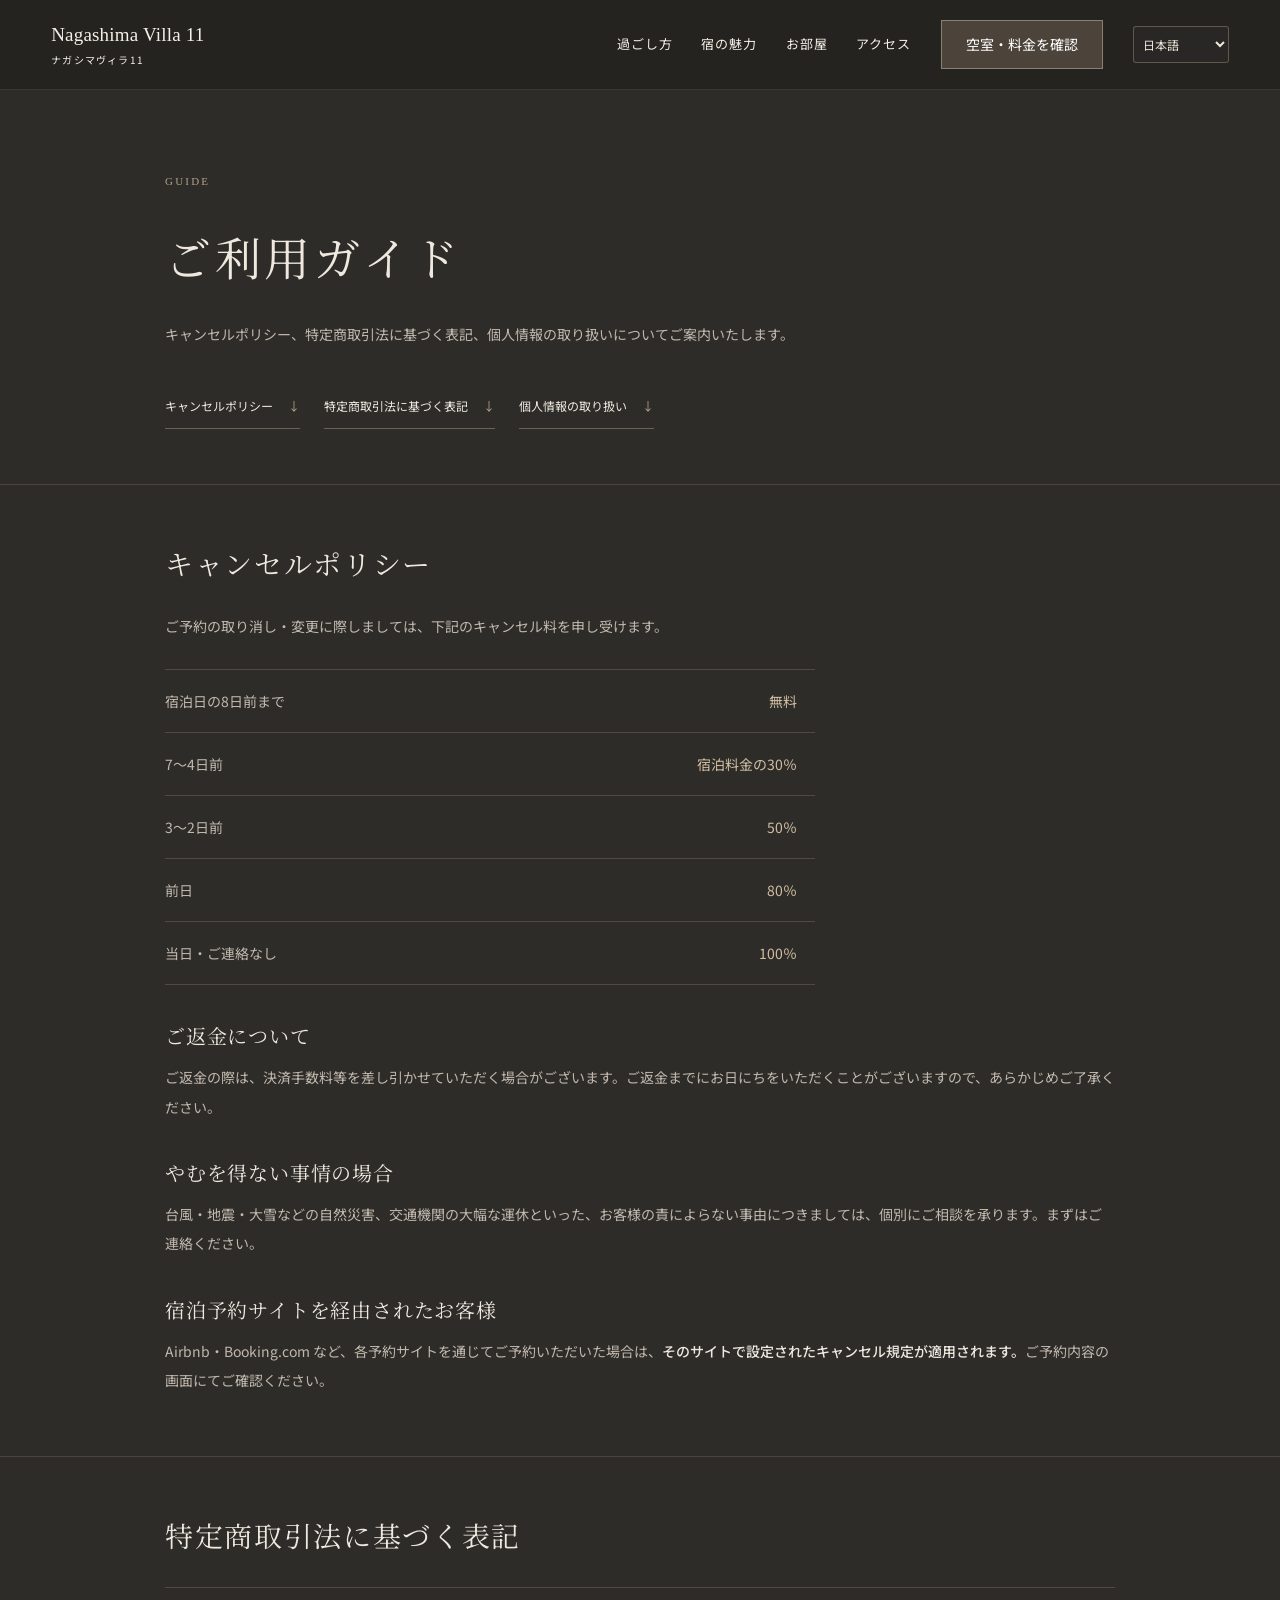
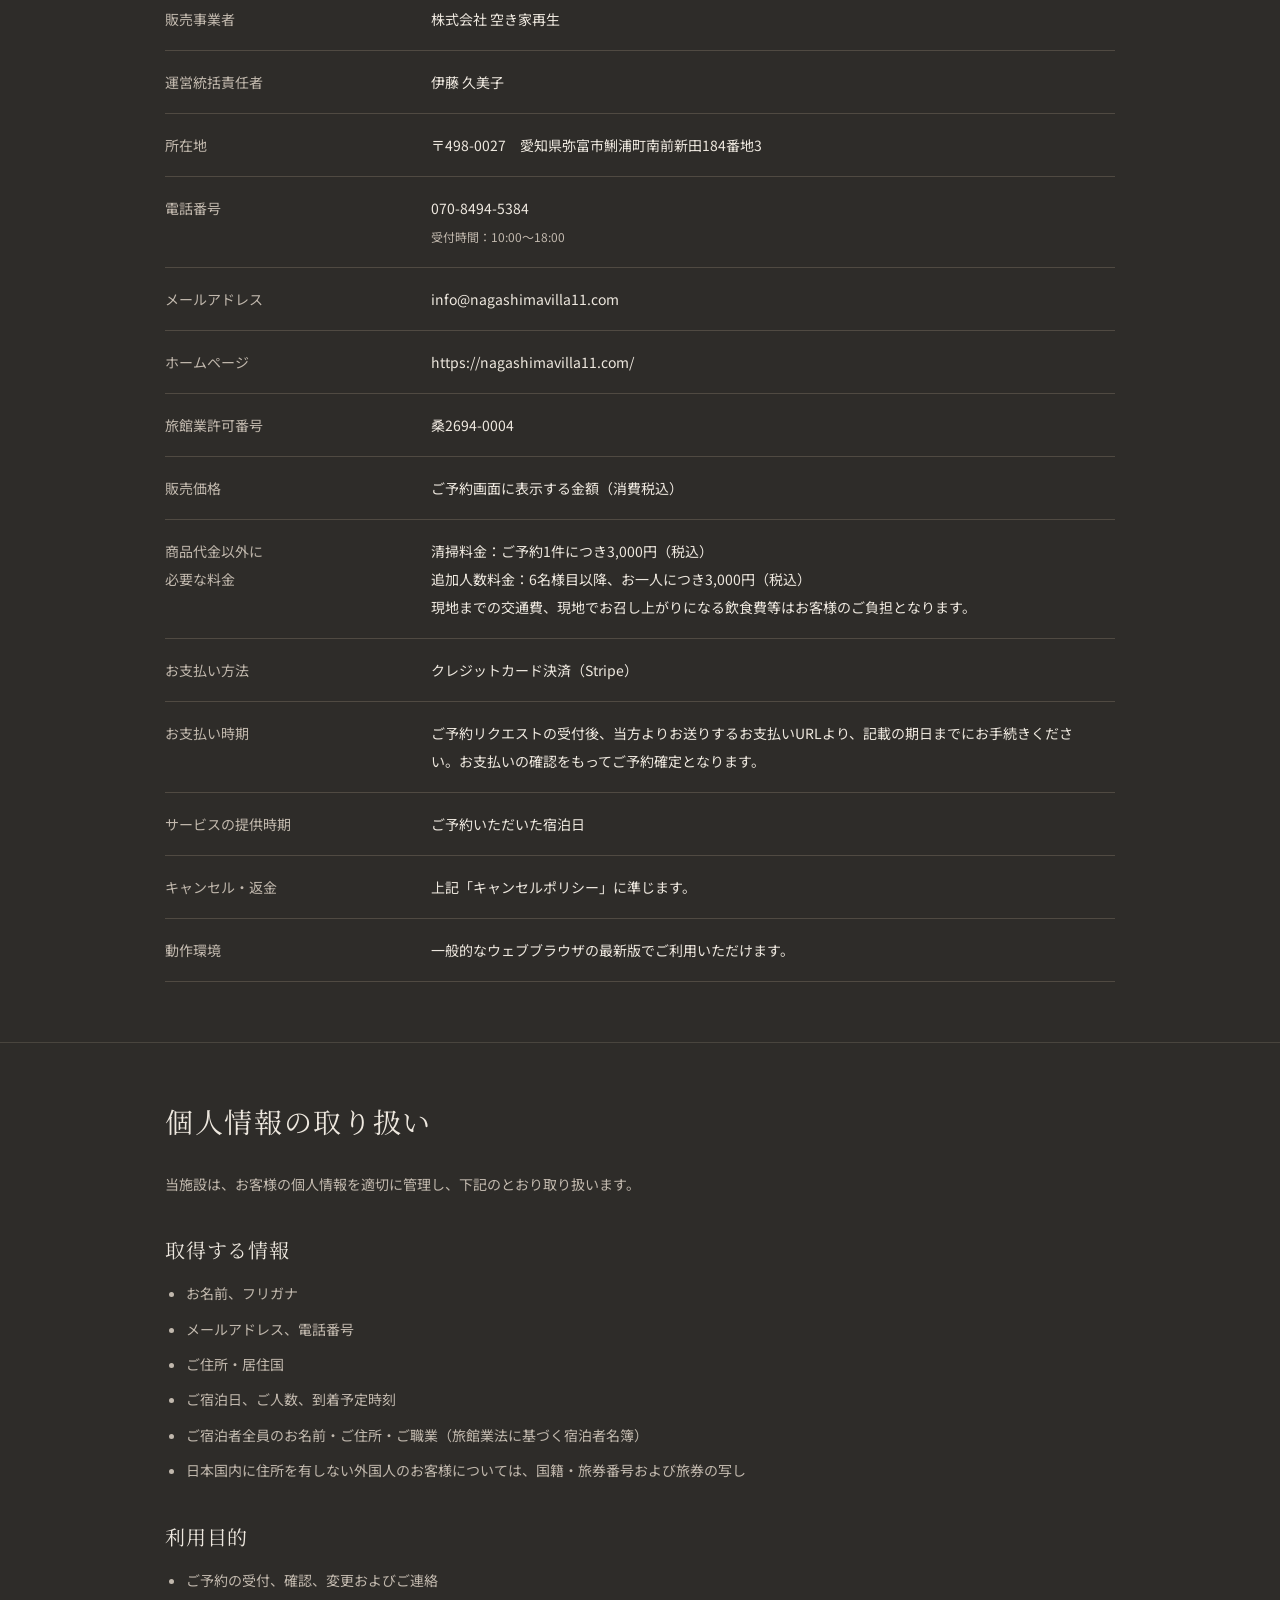
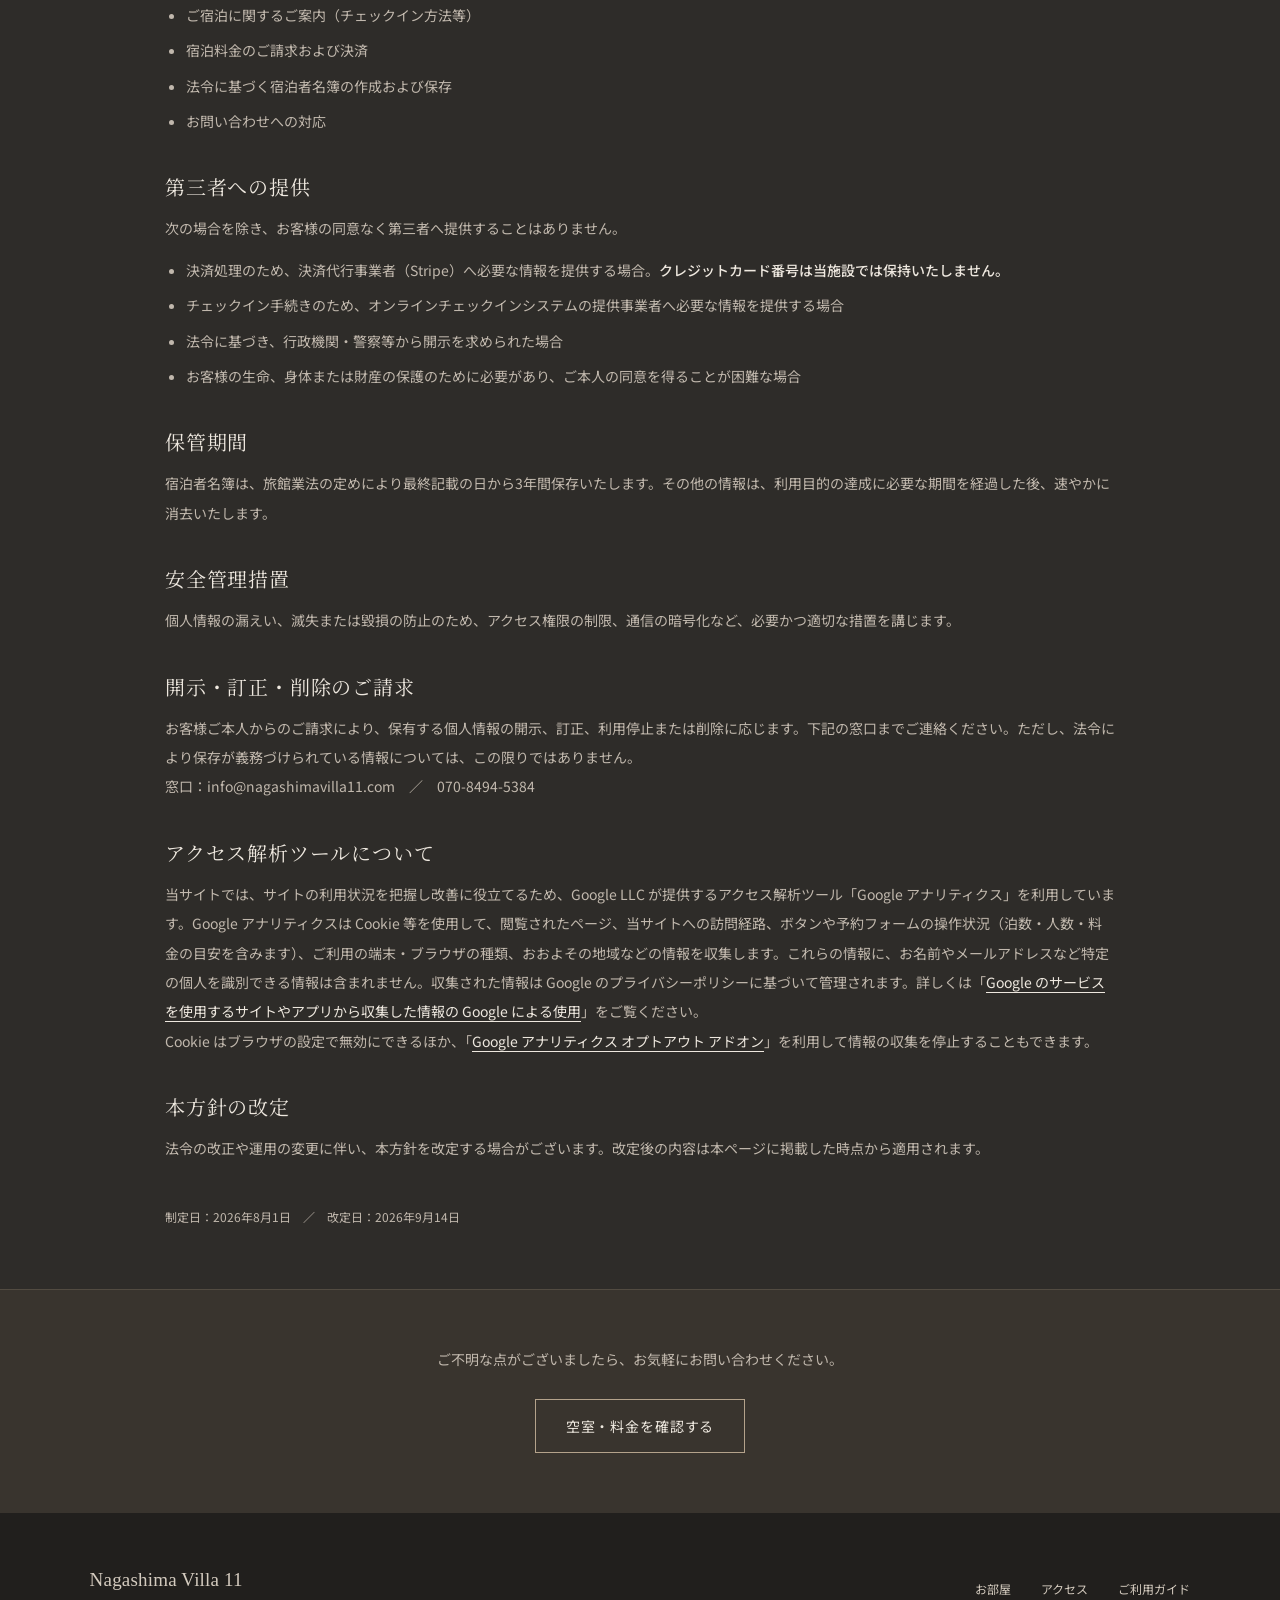
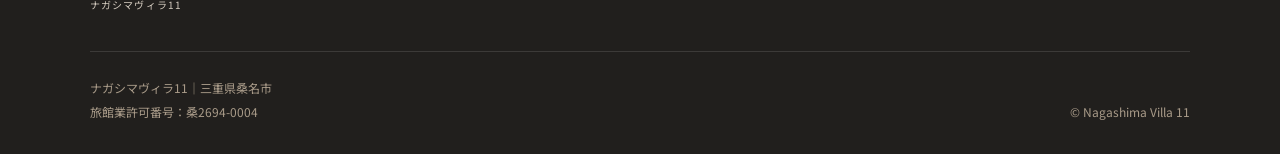
<file: guide.html>
<!doctype html>
<html lang="ja"><head><meta charset="utf-8"><meta name="viewport" content="width=device-width,initial-scale=1"><title>ご利用ガイド｜ナガシマヴィラ11</title><meta name="description" content="ナガシマヴィラ11のキャンセルポリシー、特定商取引法に基づく表記、個人情報の取り扱いについてご案内します。"><meta name="theme-color" content="#292725"><link rel="icon" type="image/png" sizes="30x30" href="Images/favicon.png?v=20261009"><link rel="canonical" href="https://nagashimavilla11.com/guide.html"><script async src="https://www.googletagmanager.com/gtag/js?id=G-01PE7G929L"></script>
<script>
    // 自分の端末を計測対象外にする：URLの末尾に ?notrack=1 を付けて一度開く（?notrack=0 で解除）
    try {
      var nv11NoTrack = new URLSearchParams(location.search).get('notrack');
      if (nv11NoTrack === '1') localStorage.setItem('nv11_notrack', '1');
      if (nv11NoTrack === '0') localStorage.removeItem('nv11_notrack');
      if (localStorage.getItem('nv11_notrack') === '1') window['ga-disable-G-01PE7G929L'] = true;
    } catch (e) {}
    window.dataLayer = window.dataLayer || [];
    function gtag(){dataLayer.push(arguments);}
    gtag('js', new Date());
    gtag('config', 'G-01PE7G929L');
  </script>
<link rel="stylesheet" href="styles.css"><script src="script.js" defer></script><script src="analytics.js" defer></script></head>
<body class="guide-page"><a class="skip-link" href="#main">本文へ移動</a><header class="site-header scrolled"><a class="brand" href="index.html#top" aria-label="Nagashima Villa 11 トップ"><span class="brand-name">Nagashima Villa 11<small>ナガシマヴィラ11</small></span></a><nav class="desktop-nav" aria-label="メインナビゲーション"><a href="index.html#experience">過ごし方</a><a href="index.html#stay">宿の魅力</a><a href="index.html#rooms">お部屋</a><a href="index.html#access">アクセス</a></nav><a class="header-reserve" href="index.html#reservation">空室・料金を確認</a><label class="language-switch"><span class="sr-only">Language / 言語</span><select id="site-language" aria-label="Language / 言語"><option value="ja">日本語</option><option value="en">English</option><option value="ko">한국어</option><option value="zh-TW">繁體中文</option></select></label><button class="menu-toggle" aria-expanded="false" aria-controls="mobile-menu" aria-label="メニューを開く"><span></span><span></span></button></header>
<nav id="mobile-menu" class="mobile-menu" aria-label="モバイルナビゲーション" hidden><a href="index.html#experience">過ごし方</a><a href="index.html#stay">宿の魅力</a><a href="index.html#rooms">お部屋</a><a href="index.html#access">アクセス</a></nav><main id="main" class="guide">

  <div class="wrap narrow guide-head">
    <p class="eyebrow">GUIDE</p>
    <h1>ご利用ガイド</h1>
    <p class="sub">キャンセルポリシー、特定商取引法に基づく表記、個人情報の取り扱いについてご案内いたします。</p>
  </div>

  <nav class="guide-jump wrap narrow" aria-label="ご利用ガイドの目次"><a href="#cancel">キャンセルポリシー <span>↓</span></a><a href="#tokushoho">特定商取引法に基づく表記 <span>↓</span></a><a href="#privacy">個人情報の取り扱い <span>↓</span></a></nav><section class="section tight" id="cancel">
    <div class="wrap narrow">
      <h2>キャンセルポリシー</h2>
      <p>ご予約の取り消し・変更に際しましては、下記のキャンセル料を申し受けます。</p>

      <table class="policy">
        <tbody>
          <tr><th>宿泊日の8日前まで</th><td>無料</td></tr>
          <tr><th>7〜4日前</th><td>宿泊料金の30％</td></tr>
          <tr><th>3〜2日前</th><td>50％</td></tr>
          <tr><th>前日</th><td>80％</td></tr>
          <tr><th>当日・ご連絡なし</th><td>100％</td></tr>
        </tbody>
      </table>

      <h3>ご返金について</h3>
      <p>ご返金の際は、決済手数料等を差し引かせていただく場合がございます。ご返金までにお日にちをいただくことがございますので、あらかじめご了承ください。</p>

      <h3>やむを得ない事情の場合</h3>
      <p>台風・地震・大雪などの自然災害、交通機関の大幅な運休といった、お客様の責によらない事由につきましては、個別にご相談を承ります。まずはご連絡ください。</p>

      <h3>宿泊予約サイトを経由されたお客様</h3>
      <p>Airbnb・Booking.com など、各予約サイトを通じてご予約いただいた場合は、<strong>そのサイトで設定されたキャンセル規定が適用されます。</strong>ご予約内容の画面にてご確認ください。</p>
    </div>
  </section>

  <section class="section tight" id="tokushoho">
    <div class="wrap narrow">
      <h2>特定商取引法に基づく表記</h2>

      <table class="gtable">
        <tbody>
          <tr><th>販売事業者</th><td>株式会社 空き家再生</td></tr>
          <tr><th>運営統括責任者</th><td>伊藤 久美子</td></tr>
          <tr><th>所在地</th><td>〒498-0027　愛知県弥富市鯏浦町南前新田184番地3</td></tr>
          <tr><th>電話番号</th><td>070-8494-5384<br><span class="note">受付時間：10:00〜18:00</span></td></tr>
          <tr><th>メールアドレス</th><td>info@nagashimavilla11.com</td></tr>
          <tr><th>ホームページ</th><td>https://nagashimavilla11.com/</td></tr>
          <tr><th>旅館業許可番号</th><td>桑2694-0004</td></tr>
          <tr><th>販売価格</th><td>ご予約画面に表示する金額（消費税込）</td></tr>
          <tr><th>商品代金以外に<br>必要な料金</th><td>
            清掃料金：ご予約1件につき3,000円（税込）<br>
            追加人数料金：6名様目以降、お一人につき3,000円（税込）<br>
            現地までの交通費、現地でお召し上がりになる飲食費等はお客様のご負担となります。
          </td></tr>
          <tr><th>お支払い方法</th><td>クレジットカード決済（Stripe）</td></tr>
          <tr><th>お支払い時期</th><td>ご予約リクエストの受付後、当方よりお送りするお支払いURLより、記載の期日までにお手続きください。お支払いの確認をもってご予約確定となります。</td></tr>
          <tr><th>サービスの提供時期</th><td>ご予約いただいた宿泊日</td></tr>
          <tr><th>キャンセル・返金</th><td>上記「キャンセルポリシー」に準じます。</td></tr>
          <tr><th>動作環境</th><td>一般的なウェブブラウザの最新版でご利用いただけます。</td></tr>
        </tbody>
      </table>
    </div>
  </section>

  <section class="section tight" id="privacy">
    <div class="wrap narrow">
      <h2>個人情報の取り扱い</h2>
      <p>当施設は、お客様の個人情報を適切に管理し、下記のとおり取り扱います。</p>

      <h3>取得する情報</h3>
      <ul>
        <li>お名前、フリガナ</li>
        <li>メールアドレス、電話番号</li>
        <li>ご住所・居住国</li>
        <li>ご宿泊日、ご人数、到着予定時刻</li>
        <li>ご宿泊者全員のお名前・ご住所・ご職業（旅館業法に基づく宿泊者名簿）</li>
        <li>日本国内に住所を有しない外国人のお客様については、国籍・旅券番号および旅券の写し</li>
      </ul>

      <h3>利用目的</h3>
      <ul>
        <li>ご予約の受付、確認、変更およびご連絡</li>
        <li>ご宿泊に関するご案内（チェックイン方法等）</li>
        <li>宿泊料金のご請求および決済</li>
        <li>法令に基づく宿泊者名簿の作成および保存</li>
        <li>お問い合わせへの対応</li>
      </ul>

      <h3>第三者への提供</h3>
      <p>次の場合を除き、お客様の同意なく第三者へ提供することはありません。</p>
      <ul>
        <li>決済処理のため、決済代行事業者（Stripe）へ必要な情報を提供する場合。<strong>クレジットカード番号は当施設では保持いたしません。</strong></li>
        <li>チェックイン手続きのため、オンラインチェックインシステムの提供事業者へ必要な情報を提供する場合</li>
        <li>法令に基づき、行政機関・警察等から開示を求められた場合</li>
        <li>お客様の生命、身体または財産の保護のために必要があり、ご本人の同意を得ることが困難な場合</li>
      </ul>

      <h3>保管期間</h3>
      <p>宿泊者名簿は、旅館業法の定めにより最終記載の日から3年間保存いたします。その他の情報は、利用目的の達成に必要な期間を経過した後、速やかに消去いたします。</p>

      <h3>安全管理措置</h3>
      <p>個人情報の漏えい、滅失または毀損の防止のため、アクセス権限の制限、通信の暗号化など、必要かつ適切な措置を講じます。</p>

      <h3>開示・訂正・削除のご請求</h3>
      <p>お客様ご本人からのご請求により、保有する個人情報の開示、訂正、利用停止または削除に応じます。下記の窓口までご連絡ください。ただし、法令により保存が義務づけられている情報については、この限りではありません。</p>
      <p>窓口：info@nagashimavilla11.com　／　070-8494-5384</p>

      <h3>アクセス解析ツールについて</h3>
      <p>当サイトでは、サイトの利用状況を把握し改善に役立てるため、Google LLC が提供するアクセス解析ツール「Google アナリティクス」を利用しています。Google アナリティクスは Cookie 等を使用して、閲覧されたページ、当サイトへの訪問経路、ボタンや予約フォームの操作状況（泊数・人数・料金の目安を含みます）、ご利用の端末・ブラウザの種類、おおよその地域などの情報を収集します。これらの情報に、お名前やメールアドレスなど特定の個人を識別できる情報は含まれません。収集された情報は Google のプライバシーポリシーに基づいて管理されます。詳しくは「<a href="https://policies.google.com/technologies/partner-sites?hl=ja" target="_blank" rel="noopener">Google のサービスを使用するサイトやアプリから収集した情報の Google による使用</a>」をご覧ください。</p>
      <p>Cookie はブラウザの設定で無効にできるほか、「<a href="https://tools.google.com/dlpage/gaoptout?hl=ja" target="_blank" rel="noopener">Google アナリティクス オプトアウト アドオン</a>」を利用して情報の収集を停止することもできます。</p>

      <h3>本方針の改定</h3>
      <p>法令の改正や運用の変更に伴い、本方針を改定する場合がございます。改定後の内容は本ページに掲載した時点から適用されます。</p>

      <p class="updated">制定日：2026年8月1日　／　改定日：2026年9月14日</p>
    </div>
  </section>

  <section class="section tight center">
    <div class="wrap narrow">
      <p class="sub">ご不明な点がございましたら、お気軽にお問い合わせください。</p>
      <a class="button" href="index.html#reservation">空室・料金を確認する</a>
    </div>
  </section>

</main><footer><div class="footer-top"><a class="brand" href="index.html#top"><span class="brand-name">Nagashima Villa 11<small>ナガシマヴィラ11</small></span></a><div class="footer-links"><a href="index.html#rooms">お部屋</a><a href="index.html#access">アクセス</a><a href="guide.html">ご利用ガイド</a></div></div><div class="footer-bottom"><p>ナガシマヴィラ11｜三重県桑名市<br>旅館業許可番号：桑2694-0004</p><span>© Nagashima Villa 11</span></div></footer><div class="mobile-reserve"><span>最大11名・一棟貸し</span><a href="index.html#reservation">空室・料金を確認</a></div></body></html>
</file>
<file: styles.css>
@import url('https://fonts.googleapis.com/css2?family=Noto+Sans+JP:wght@400;500;600&family=Noto+Serif+JP:wght@400;500;600&display=swap');
:root{--ink:#14262c;--paper:#f7f5f0;--gold:#d8b582;--muted:#596367;--line:#d5d8d4;--serif:'Noto Serif JP','Yu Mincho',serif;--sans:'Noto Sans JP','Yu Gothic',sans-serif}
*{box-sizing:border-box}html{scroll-behavior:smooth;scroll-padding-top:94px}body{margin:0;background:var(--paper);color:var(--ink);font-family:var(--sans);font-size:16px;line-height:1.9}a{color:inherit;text-decoration:none}button{font:inherit;cursor:pointer;color:inherit}img{display:block;width:100%;height:auto}figure,p,h1,h2,h3{margin:0}h1,h2,h3{font-family:var(--serif);font-weight:500}h2{font-size:clamp(30px,3.5vw,48px);line-height:1.7;letter-spacing:.06em}h3{font-size:clamp(25px,2.35vw,32px);line-height:1.7;letter-spacing:.04em}a:focus-visible,button:focus-visible,summary:focus-visible{outline:3px solid #a87731;outline-offset:5px}.skip-link{position:fixed;left:10px;top:-100px;z-index:100;background:white;padding:12px}.skip-link:focus{top:10px}.eyebrow{font-size:12px;letter-spacing:.2em;font-weight:500;line-height:1.7;margin-bottom:24px}.note{font-size:12px;line-height:1.9;color:var(--muted)}.section-pad{padding:110px max(7vw,24px)}.button{display:inline-flex;align-items:center;justify-content:center;gap:32px;min-height:54px;padding:14px 30px;font-size:14px;line-height:1.5;letter-spacing:.06em;border:1px solid transparent;transition:background .2s,color .2s}.button-light{background:white;color:var(--ink)}.button-light:hover{background:var(--gold)}.button-dark-outline{border-color:var(--ink);background:transparent}.button-dark-outline:hover{background:var(--ink);color:white}.button-outline{border-color:#b7bbb8;background:transparent;color:white}.button-outline:hover{background:white;color:var(--ink)}.button-gold{background:var(--gold);color:var(--ink);width:min(100%,350px)}.button-gold:hover{background:#edce9d}.text-link{display:inline-block;font-size:14px;border-bottom:1px solid var(--ink);padding:0 0 7px;margin-top:26px}.brand{display:inline-flex;align-items:center;gap:15px;flex-shrink:0}.brand-mark{font-family:Georgia,serif;font-size:39px;line-height:.85;letter-spacing:-.08em;width:48px;text-align:center}.brand-mark span{display:block;font-family:var(--sans);font-size:9px;line-height:1.4;letter-spacing:.19em;margin-top:6px}.brand-name{font-family:Georgia,serif;font-size:21px;line-height:1.3;letter-spacing:.01em}.brand-name small{display:block;font-family:var(--sans);font-size:10px;letter-spacing:.16em;margin-top:5px}.site-header{height:94px;display:flex;align-items:center;gap:30px;padding:0 4vw;background:var(--paper);position:sticky;top:0;z-index:30;border-bottom:1px solid #d7d8d2}.desktop-nav{display:flex;gap:28px;margin-left:auto;font-size:14px}.desktop-nav a{position:relative}.desktop-nav a:after{content:'';position:absolute;bottom:-8px;left:0;width:0;height:1px;background:var(--ink);transition:width .2s}.desktop-nav a:hover:after{width:100%}.header-reserve{font-size:14px;padding:14px 24px;background:var(--ink);color:white;line-height:1.5}.menu-toggle{display:none;background:transparent;border:0;padding:10px}.menu-toggle span{display:block;width:24px;height:1px;background:var(--ink);margin:6px 0}.mobile-menu{position:fixed;top:76px;left:0;right:0;background:var(--paper);padding:24px;z-index:29;box-shadow:0 20px 30px #14262c20}.mobile-menu a{display:block;padding:12px;border-bottom:1px solid var(--line)}[hidden]{display:none!important}
.hero{position:relative;min-height:590px;height:calc(100svh - 94px);max-height:880px;color:white;background:var(--ink);isolation:isolate;overflow:hidden}.hero-image,.hero-shade{position:absolute;inset:0}.hero-image img{height:100%;object-fit:cover;object-position:center 58%}.hero.is-play .hero-image img{object-fit:contain;object-position:center}.hero-shade{background:linear-gradient(90deg,#0b151ba6 0%,#0b151b38 65%,#0b151b14),linear-gradient(0deg,#101d25c9,transparent 45%)}.hero.is-play .hero-shade{background:linear-gradient(90deg,#07121bac,transparent 85%),linear-gradient(0deg,#0d1929c9,transparent 65%)}.hero-copy{position:absolute;left:7vw;top:50%;transform:translateY(-46%);max-width:760px}.hero h1{font-size:clamp(38px,4.7vw,66px);line-height:1.65;letter-spacing:.07em;text-shadow:0 2px 12px #0003}.hero-copy>p:not(.eyebrow){font-size:16px;line-height:2;margin:24px 0 32px;letter-spacing:.08em}.hero-footer{position:absolute;left:7vw;right:5vw;bottom:28px;display:flex;align-items:center;gap:24px}.hero-location{font-size:12px;letter-spacing:.2em;margin-right:auto}.hero-switch{display:flex;border:1px solid #fff7;background:#14262c33}.hero-switch button{font-size:14px;line-height:1.5;padding:10px 18px;background:transparent;color:white;border:0}.hero-switch .active{background:#fff;color:var(--ink)}.hero-caption{font-size:12px;color:#ffffffe0}.facts-bar{background:var(--ink);color:white;display:grid;grid-template-columns:repeat(4,1fr);padding:35px 7vw;gap:30px}.facts-bar p{display:flex;align-items:center;gap:20px;border-right:1px solid #ffffff26}.facts-bar p:last-child{border:0}.facts-bar strong{font:44px Georgia,serif;color:var(--gold);white-space:nowrap;line-height:1}.facts-bar strong small{font:14px var(--serif);margin-left:6px}.facts-bar p>span{font-size:14px;line-height:1.8;max-width:125px}.intro{display:grid;grid-template-columns:1fr 1.6fr;gap:10vw;padding-top:130px;padding-bottom:130px}.intro-label{padding-top:10px}.intro-label .eyebrow{margin-bottom:32px}.fine-line{display:block;width:60px;height:1px;background:var(--gold);margin-bottom:35px}.intro-label>span:last-child{font-family:var(--serif);font-size:18px;letter-spacing:.12em;line-height:2}.intro-copy p{margin-top:25px;line-height:2.2;color:var(--muted)}.journey-links{display:flex;gap:35px;margin-top:32px}.journey-links a{border-bottom:1px solid #b9bfb9;padding-bottom:10px;font-size:14px}.journey-links span{color:#947341;font-size:12px;margin-right:8px}.section-head{display:flex;justify-content:space-between;align-items:flex-end;gap:40px;margin-bottom:60px}.section-head>p{color:var(--muted);font-size:16px;line-height:2.1;max-width:440px}.play-section{background:#e9eeed;padding-bottom:100px}.play-layout{display:grid;grid-template-columns:1.75fr 1fr;gap:5vw;align-items:start}.coaster-figure img{width:100%;aspect-ratio:1672/941;object-fit:contain;background:#091624}.coaster-figure figcaption{display:flex;justify-content:space-between;gap:20px;margin-top:12px;font-size:12px;letter-spacing:.04em;color:var(--muted)}.coaster-figure figcaption span:first-child{letter-spacing:.1em}.section-number{font-family:Georgia,serif;font-style:italic;font-size:17px;letter-spacing:.1em;color:#7a878b;display:inline-block;margin-bottom:15px}.play-details h3{font-size:26px}.play-details>p{font-size:16px;line-height:2;margin-top:20px}.place-list{list-style:none;margin:24px 0 0;padding:0}.place-list li{border-top:1px solid #bdc8c8}.place-list a{display:flex;align-items:center;justify-content:space-between;gap:12px;padding:18px 0;font-size:14px;line-height:1.8}.place-list small{font-size:14px;white-space:nowrap;color:var(--muted)}.place-list a:hover{color:#916d38}.play-details p.note{font-size:12px}.illumination{display:grid;grid-template-columns:1.3fr 1fr;background:var(--ink);color:white;align-items:center}.illumination figure{position:relative;height:100%;min-height:480px}.illumination figure img{height:100%;object-fit:cover}.illumination figcaption{position:absolute;bottom:12px;left:18px;font-size:12px;color:white;background:#14262ca6;padding:3px 9px}.illumination-copy{padding:65px 5vw}.illumination-copy h2{font-size:clamp(28px,3vw,42px)}.illumination-copy .eyebrow{color:var(--gold)}.illumination-copy>p:not(.eyebrow){margin-top:22px;line-height:2;color:#e5e8e5;font-size:16px}.illumination-copy .button{margin-top:28px;padding-left:20px;padding-right:20px}.illumination-copy>p.note{font-size:12px;color:#b1bdbe}.stay-section{padding-bottom:110px}.stay-feature{display:grid;grid-template-columns:1.7fr 1fr;gap:6vw;align-items:center}.stay-photo{position:relative}.stay-photo img{aspect-ratio:1.3;object-fit:cover}.stay-photo>span{font-family:Georgia,serif;font-size:12px;letter-spacing:.2em;position:absolute;left:24px;bottom:20px;color:white;text-shadow:0 1px 8px #000;background:#14262c70;padding:3px 8px}.stay-description p:not(.eyebrow){font-size:16px;color:var(--muted);margin-top:23px;line-height:2.1}.material-story{display:grid;grid-template-columns:1fr 1.2fr;gap:10vw;align-items:center;margin-top:95px;padding:0 3vw}.material-copy{max-width:400px}.material-copy p:not(.eyebrow){margin-top:25px;line-height:2.1;font-size:16px;color:var(--muted)}.material-story figure img{aspect-ratio:1.5;object-fit:cover}.material-story figcaption{font-size:12px;margin-top:12px;color:var(--muted)}.rooms-section{background:#eeece7}.room-grid{display:grid;grid-template-columns:1fr 1fr;gap:35px}.room-card{display:block;padding:0;border:0;background:transparent;text-align:left;min-width:0}.room-large{grid-column:1/-1}.room-card img{width:100%;aspect-ratio:1.6;object-fit:cover;transition:filter .2s}.room-large img{aspect-ratio:2.15;object-position:center 65%}.room-card:hover img{filter:brightness(.9)}.room-card>span{display:block;position:relative;margin-top:16px;padding-right:35px}.room-card small{display:block;font-size:12px;letter-spacing:.15em;margin-bottom:4px;color:var(--muted)}.room-card strong{font:500 20px var(--serif);line-height:1.8}.room-card b{font-size:20px;position:absolute;right:5px;bottom:4px;font-weight:400}.gallery-action{margin-top:40px;display:flex;justify-content:space-between;align-items:center;gap:30px}.gallery-action p{font-size:12px;color:var(--muted)}.extra-gallery{display:grid;grid-template-columns:repeat(3,1fr);gap:30px;margin-top:35px}.extra-gallery button{padding:0;border:0;background:transparent;text-align:left}.extra-gallery img{aspect-ratio:1.5;object-fit:cover}.extra-gallery span{font-size:14px;display:block;margin-top:10px}.facility{border-top:1px solid #c6c8c2;margin-top:90px;padding-top:65px;display:grid;grid-template-columns:1fr 1.6fr;gap:60px}.facility-list{margin:0 0 30px;padding:0;list-style:none;display:grid;grid-template-columns:repeat(3,1fr);gap:12px}.facility-list li{font-size:14px;padding:10px 0;border-bottom:1px solid #c8ccc6}.facility details{border-top:1px solid #c5c9c4}.facility details:last-child{border-bottom:1px solid #c5c9c4}.facility summary{cursor:pointer;list-style:none;font-size:15px;padding:20px 0;display:flex;justify-content:space-between;gap:20px}.facility summary::-webkit-details-marker{display:none}.facility summary span{font-size:18px;transition:transform .2s}.facility details[open] summary span{transform:rotate(45deg)}.facility details p{font-size:16px;color:var(--muted);padding:0 0 22px;line-height:2}.access-section{display:grid;grid-template-columns:1fr 1fr;gap:8vw}.access-title>p:not(.eyebrow){margin-top:24px;font-size:16px;color:var(--muted);line-height:2}.access-title .button{margin-top:26px}.access-data{padding-top:15px}.access-data>div{display:flex;justify-content:space-between;align-items:center;gap:24px;padding:23px 0;border-bottom:1px solid var(--line)}.access-data>div>span{font-size:14px;white-space:nowrap;color:var(--muted)}.access-data strong{font-weight:500;font-size:16px;text-align:right}.access-data .note{margin-top:22px}.reservation{display:grid;grid-template-columns:1.1fr 1fr;background:var(--ink);color:white;align-items:center}.reservation-photo{height:100%;min-height:560px}.reservation-photo img{height:100%;object-fit:cover}.reservation-copy{padding:70px 6vw}.reservation-copy>.eyebrow{color:var(--gold)}.reservation-copy h2{font-size:clamp(32px,3.5vw,48px)}.reservation-copy>p:not(.eyebrow){font-size:16px;color:#cbd2d0;margin:24px 0 30px;line-height:2}.booking-links{display:flex;gap:25px;margin-top:22px;font-size:14px}.booking-links a{border-bottom:1px solid #7e8a8c;padding-bottom:5px}footer{background:#0f1e24;color:#d6dfdd;padding:55px 7vw 30px}.footer-top{display:flex;justify-content:space-between;align-items:center;gap:30px;padding-bottom:40px}.footer-links{display:flex;gap:30px;font-size:14px}.footer-bottom{display:flex;align-items:flex-end;justify-content:space-between;padding-top:24px;border-top:1px solid #ffffff20;gap:20px;font-size:12px;line-height:2;color:#a4b4b5}.mobile-reserve{display:none}#photo-dialog{max-width:1100px;width:90vw;max-height:90svh;background:#14262c;border:0;color:white;padding:48px 24px 20px}#photo-dialog::backdrop{background:#06121bec}#dialog-image{max-height:calc(85svh - 130px);object-fit:contain;width:100%;height:auto}.dialog-close{position:absolute;right:10px;top:3px;font-size:30px;background:transparent;color:white;border:0;min-width:44px;min-height:44px}.dialog-bottom{display:flex;align-items:center;justify-content:space-between;gap:20px;padding-top:16px}.dialog-bottom button{border:1px solid #ffffff50;background:transparent;color:white;min-height:44px;padding:8px 16px;font-size:14px;flex-shrink:0}.dialog-bottom p{font-size:14px;text-align:center;line-height:1.7}
@media(min-width:1550px){.section-pad{padding-left:max(7vw,calc((100vw - 1400px)/2));padding-right:max(7vw,calc((100vw - 1400px)/2))}}
@media(max-width:1100px){.desktop-nav{gap:18px}.site-header{gap:20px}.brand-name{font-size:19px}.header-reserve{padding:13px 18px;font-size:14px}.section-pad{padding:85px 5vw}.hero-copy{left:5vw}.hero-footer{left:5vw}.facts-bar{padding-left:5vw;padding-right:5vw;gap:20px}.facts-bar p{gap:12px}.play-layout{grid-template-columns:1.5fr 1fr;gap:4vw}.hero-caption{position:absolute;right:0;bottom:-23px}.illumination-copy{padding:50px 4vw}.facility{gap:35px}.facility-list{grid-template-columns:repeat(2,1fr)}}
@media(max-width:800px){html{scroll-padding-top:76px}.site-header{height:76px;padding:0 24px}.desktop-nav{display:none}.header-reserve{margin-left:auto}.menu-toggle{display:block}.brand-name{font-size:18px}.brand-name small{font-size:10px}.brand-mark{font-size:32px;width:36px}.hero{height:700px;min-height:600px;max-height:calc(100svh - 76px)}.hero-copy{left:6vw;right:6vw;top:46%;transform:translateY(-40%)}.hero h1{font-size:clamp(34px,5.8vw,48px)}.hero-footer{left:6vw;right:6vw;flex-wrap:wrap;bottom:35px;gap:12px}.hero-location{font-size:12px}.hero-switch button{font-size:14px;padding:10px 14px}.hero.is-play .hero-image img{object-fit:contain}.hero.is-play .hero-copy{top:60%}.facts-bar{grid-template-columns:1fr 1fr;gap:24px;padding:30px 6vw}.facts-bar p:nth-child(2){border:0}.facts-bar p>span{max-width:none}.facts-bar strong{font-size:38px}.facts-bar p{gap:18px}.section-pad{padding:75px 6vw}.intro{grid-template-columns:1fr;gap:30px}.intro-label{display:flex;align-items:center;gap:25px;padding:0}.intro-label .eyebrow{margin:0;font-size:12px}.intro-label .fine-line{margin:0;width:40px}.intro-label>span:last-child{font-size:14px}.section-head{align-items:start;flex-direction:column;gap:25px;margin-bottom:35px}.section-head .eyebrow{margin-bottom:18px}.play-layout{grid-template-columns:1fr;gap:35px}.play-details{max-width:none}.play-details h3 br{display:none}.play-details>p{max-width:620px}.play-details .section-number{margin-bottom:12px}.illumination{grid-template-columns:1fr}.illumination figure{min-height:0}.illumination figure img{height:auto;aspect-ratio:1.6;object-fit:cover}.illumination-copy{padding:45px 6vw 55px}.illumination-copy h2 br{display:none}.stay-feature{grid-template-columns:1fr;gap:35px}.stay-photo img{aspect-ratio:1.5}.stay-description{max-width:650px}.material-story{grid-template-columns:1fr;gap:30px;padding:0;margin-top:60px}.material-copy{max-width:none}.material-story figure{grid-row:1}.room-grid{gap:25px}.room-card strong{font-size:18px}.room-card img{aspect-ratio:1.3}.room-large img{aspect-ratio:1.6}.gallery-action{align-items:flex-start;flex-direction:column;gap:20px}.extra-gallery{grid-template-columns:1fr 1fr;gap:20px}.facility{grid-template-columns:1fr;gap:30px;margin-top:65px;padding-top:45px}.facility-list{grid-template-columns:repeat(3,1fr)}.access-section{grid-template-columns:1fr;gap:25px}.reservation{grid-template-columns:1fr}.reservation-photo{min-height:0;max-height:420px}.reservation-photo img{aspect-ratio:1.7;object-fit:cover}.reservation-copy{padding:55px 6vw 65px}.footer-top{flex-direction:column;align-items:flex-start;gap:35px}.footer-bottom{align-items:flex-start;flex-direction:column}.mobile-reserve{display:flex;position:fixed;bottom:0;left:0;right:0;z-index:25;background:var(--paper);align-items:center;justify-content:space-between;gap:15px;padding:12px 6vw calc(12px + env(safe-area-inset-bottom));border-top:1px solid var(--line)}.mobile-reserve span{font-size:12px}.mobile-reserve a{font-size:14px;background:var(--ink);color:white;padding:10px 20px}footer{padding-bottom:110px}.footer-links{gap:25px;font-size:14px}}
@media(max-width:480px){.site-header{padding:0 16px;gap:10px}.header-reserve{font-size:12px;padding:12px}.brand{gap:9px}.brand-name{font-size:16px}.brand-name small{font-size:9px;letter-spacing:.1em}.brand-mark{font-size:29px;width:30px}.menu-toggle{padding:6px}.hero h1{font-size:32px;letter-spacing:.04em;line-height:1.7}.hero .eyebrow{font-size:12px;letter-spacing:.12em;margin-bottom:20px}.hero-copy>p:not(.eyebrow){font-size:16px;letter-spacing:.02em;line-height:2;margin:23px 0 28px}.hero{min-height:590px;max-height:none;height:calc(100svh - 76px);max-height:760px}.hero-image img{object-position:64% center}.hero-footer{display:block}.hero-location{display:block;margin-bottom:10px}.hero-switch{display:inline-flex}.hero-caption{left:0;right:auto;bottom:-24px}.hero.is-play .hero-copy{top:65%;transform:translateY(-40%)}.hero.is-play .hero-image img{object-position:center 18%;height:60%;position:absolute;top:0}.hero.is-play .hero-shade{background:linear-gradient(0deg,#14262c 5%,#14262cf5 20%,transparent 80%)}.hero.is-play .hero-copy h1{font-size:29px}.hero.is-play .hero-copy>.eyebrow{display:none}.hero.is-play .hero-copy>p:not(.eyebrow){margin:15px 0 18px}.facts-bar p{gap:12px}.facts-bar p>span{font-size:12px}.facts-bar strong{font-size:34px}.intro-copy h2,h2{font-size:29px}.intro-label{gap:15px}.intro-label .fine-line{width:25px}.journey-links{gap:25px}.coaster-figure figcaption{flex-direction:column;gap:3px}.illumination-copy h2{font-size:28px}.illumination-copy h2 br{display:block}.room-grid{grid-template-columns:1fr;gap:30px}.room-large{grid-column:auto}.room-card img,.room-large img{aspect-ratio:1.5}.room-card strong{font-size:19px}.facility-list{grid-template-columns:repeat(2,1fr)}.access-data>div{gap:12px}.access-data strong{font-size:14px;max-width:190px}.access-data>div>span{font-size:14px}.booking-links{gap:22px}.dialog-bottom{gap:8px}.dialog-bottom p{font-size:12px}.dialog-bottom button{font-size:14px;padding:8px 10px}#photo-dialog{width:95vw;padding:45px 10px 15px}.gallery-action .button{width:100%}.mobile-reserve{padding-left:16px;padding-right:16px}.mobile-reserve a{padding:10px 16px}.footer-links{gap:20px}.hero-copy .button{font-size:14px;padding:14px 22px}}
@media(max-width:800px){.hero-footer{bottom:100px}}
@media(max-width:480px){.header-reserve{display:none}.menu-toggle{margin-left:auto}.hero h1{font-size:clamp(24px,7.2vw,30px)}.hero-footer{bottom:110px}.hero.is-play .hero-copy{top:43%;transform:none}.hero.is-play .hero-copy h1{font-size:clamp(24px,7.2vw,28px)}.hero.is-play .hero-copy>p:not(.eyebrow){font-size:15px}}
@media(prefers-reduced-motion:reduce){html{scroll-behavior:auto}*,*:before,*:after{animation:none!important;transition:none!important}}


/* Quiet charcoal and warm stone, with expansive photography. */
:root{--ink:#eee8df;--paper:#2e2c29;--gold:#b4a28b;--muted:#c1b8ad;--line:#666059}
body{background:var(--paper);color:var(--ink)}
img{filter:saturate(.73)}
.site-header{position:fixed;inset:0 0 auto;height:90px;background:linear-gradient(#17171580,transparent);color:#f5efe7;border:0;transition:background .4s}
.site-header.scrolled{background:#252421f5;border-bottom:1px solid #ffffff18}
.brand-name{font-size:19px}.brand-mark{font-size:35px}.brand-name small{letter-spacing:.12em}
.header-reserve{border:1px solid #d8cabc70;background:#7b6c5b75;color:#fff;padding:13px 24px}
.desktop-nav{font-size:13px;letter-spacing:.08em}.desktop-nav a:after,.menu-toggle span{background:#eee8df}
.mobile-menu{background:#302d28;color:#eee8df;top:76px}
.hero{height:100svh;min-height:650px;max-height:1000px;background:#292725}
.hero-frame{position:absolute;inset:0;width:100%;height:100%;object-fit:cover;object-position:50% 58%;opacity:0;transition:opacity 1s ease;transform:scale(1.04);filter:saturate(.65) brightness(.76)}
.hero-frame.active{opacity:1;animation:cinema-pan 6s linear forwards}
@keyframes cinema-pan{from{transform:scale(1.04) translateX(-.4%)}to{transform:scale(1.11) translateX(.4%)}}
.motion-paused .hero-frame{animation-play-state:paused}
.hero-shade{background:linear-gradient(90deg,#1716138c,transparent 75%),linear-gradient(0deg,#171613af,transparent 60%)}
.hero-copy{left:8vw;top:auto;bottom:23%;transform:none;max-width:750px}
.hero h1{font-size:clamp(32px,3.6vw,52px);font-weight:400;line-height:1.85;letter-spacing:.11em}
.hero .eyebrow{font:12px Georgia,serif;letter-spacing:.22em;margin-bottom:27px}
.hero-copy>p:not(.eyebrow){font-size:14px;line-height:2.2;letter-spacing:.1em;margin:25px 0 30px}
.hero-copy .button{background:transparent;border:1px solid #cfc1b19e;color:#fff;font-size:13px;padding:15px 26px;min-width:255px}
.hero-copy .button:hover{background:#706354}
.hero-footer{left:8vw;right:5vw;bottom:40px;gap:30px}
.hero-scroll{font-size:10px;letter-spacing:.16em;margin-right:auto;display:flex;align-items:center;gap:26px}.hero-scroll span{font-size:23px}
.hero-controls{display:flex;gap:16px;align-items:center}.hero-controls button{font:12px Georgia,serif;border:0;border-bottom:1px solid transparent;background:transparent;color:#ffffff8f;padding:10px 4px;min-width:28px;min-height:44px}.hero-controls button.active{color:#fff;border-color:#c3b09a}.hero-controls #hero-pause{font-size:16px;color:#fff;margin-left:8px}
.hero-caption{font:13px Georgia,serif;letter-spacing:.1em;color:#d6cfc5}
.photo-nav{display:grid;grid-template-columns:repeat(4,1fr);background:#39352f;gap:1px;border-bottom:1px solid #625b52}
.photo-nav a{position:relative;display:block;overflow:hidden;height:215px;background:#282522}
.photo-nav img{height:100%;object-fit:cover;opacity:.46;filter:saturate(.5);transition:opacity .4s,transform .8s}.photo-nav a:hover img{opacity:.7;transform:scale(1.035)}
.photo-nav span{position:absolute;left:25px;right:25px;bottom:26px;font:16px var(--serif);letter-spacing:.09em;text-shadow:0 2px 15px #000}
.photo-nav small{display:block;font:11px Georgia,serif;letter-spacing:.18em;margin-bottom:10px}.photo-nav b{float:right;font-size:18px;font-weight:400}
.section-pad{padding:110px 8vw}.eyebrow{font-family:Georgia,serif;color:#c3b19c;font-weight:400}.intro{padding-top:130px;padding-bottom:135px;grid-template-columns:1fr 1.55fr;gap:9vw;background:#35312c}.intro h2{font-size:clamp(29px,3vw,42px)}.intro-copy p{color:var(--muted);font-size:15px}.journey-links a{border-color:#8f8272}.journey-links span{color:#baa891}
.button-light{background:#746653;color:#fff}.button-light:hover{background:#8a7963}.button-dark-outline,.button-outline{border-color:#a99a8880;color:#e9e2d9;background:transparent}.button-dark-outline:hover,.button-outline:hover{background:#746653;color:#fff}.button-gold{background:#a3937e;color:#211f1c}.button-gold:hover{background:#bead96}.text-link{border-color:#a49681;color:#e8dfd1}.skip-link{background:#292725;color:#fff}
h2{font-size:clamp(30px,3.1vw,44px);font-weight:400}h3{font-weight:400}.section-head>p{font-size:14px;color:#c7bdb0;letter-spacing:.06em}.section-head{margin-bottom:55px}.section-head .eyebrow{margin-bottom:18px}
.play-section{background:#292725;padding-left:6vw;padding-right:6vw}.play-layout{grid-template-columns:1fr;gap:45px}.coaster-figure img{aspect-ratio:1672/941;object-fit:contain;filter:saturate(.75);background:#10151b}.coaster-figure figcaption{color:#b8ada0;font-size:10px;margin-top:15px}
.play-details{display:grid;grid-template-columns:1fr 1fr;column-gap:8vw;position:relative;padding:20px 3vw 0}.play-details .section-number{grid-column:1;font-size:12px;color:#b1a18b}.play-details h3{grid-column:1;font-size:30px}.play-details>p{grid-column:1;font-size:14px;color:#c5bcae}.place-list{grid-column:2;grid-row:1/5;margin-top:0}.place-list li{border-color:#665e54}.place-list a{font-size:14px}.place-list small{font-size:12px;color:#b5a998}.place-list a:hover{color:#d1c1a9}.play-details p.note{grid-column:2;grid-row:5;color:#aca297;font-size:11px;line-height:1.8}
.illumination{background:#39332c;grid-template-columns:1.4fr 1fr;align-items:stretch}.illumination figure{min-height:520px}.illumination figure img{filter:saturate(.65) brightness(.85)}.illumination-copy{padding:75px 5vw;align-self:center}.illumination-copy h2{font-size:36px}.illumination-copy>p:not(.eyebrow){font-size:14px;color:#d6c9b8}.illumination-copy>p.note{color:#b4a99a;font-size:11px}.illumination figcaption{font-size:10px;background:#201d1999}
.full-photo{position:relative;margin:0;background:#211f1c}.full-photo img{width:100%;height:70vw;max-height:780px;min-height:400px;object-fit:cover;object-position:center 65%;filter:saturate(.65) brightness(.82)}.full-photo span{position:absolute;bottom:8%;left:8vw;font:clamp(14px,2vw,27px) Georgia,serif;letter-spacing:.15em;color:#fff;text-shadow:0 2px 15px #000}
.stay-section{background:#35312c}.stay-feature{grid-template-columns:1.8fr 1fr;gap:6vw}.stay-photo img{aspect-ratio:1.5;object-fit:cover}.stay-description p:not(.eyebrow),.material-copy p:not(.eyebrow){color:#c8bdaf;font-size:14px}.material-story{margin-top:100px;grid-template-columns:1fr 1.6fr;padding:0;gap:7vw}.material-story figure img{aspect-ratio:1.5}.material-copy{max-width:370px}.material-story figcaption{color:#b9ad9e;font-size:11px}
.life-story{display:grid;grid-template-columns:1fr 1fr;gap:40px;margin-top:90px}.life-story figure:nth-child(2){margin-top:70px}.life-story img{aspect-ratio:1.35;object-fit:cover}.life-story figcaption{font:20px var(--serif);letter-spacing:.06em;margin-top:23px}.life-story small{display:block;font:10px Georgia,serif;letter-spacing:.19em;color:#b8a68e;margin-bottom:12px}
.rooms-section{background:#292725}.room-grid{gap:48px 36px}.room-large img{aspect-ratio:1.85}.room-card img{aspect-ratio:1.5}.room-card small{color:#b1a28f;font:10px Georgia,serif}.room-card strong{font-weight:400;font-size:20px}.room-card:hover img{filter:saturate(.7) brightness(.8)}.extra-gallery{gap:40px 28px;margin-top:60px}.extra-gallery span{font:15px var(--serif);letter-spacing:.04em;color:#d0c4b5;margin-top:14px}.gallery-action p{color:#aaa093;font-size:11px}.facility{border-color:#625b52}.facility-list li,.facility details,.facility details:last-child{border-color:#625b52}.facility-list li{font-size:13px}.facility details p{color:#c1b6a8;font-size:14px}.facility summary{font-size:14px}.facility h3{font-size:28px}
.exterior-band{position:relative;background:#39342e;display:grid;grid-template-columns:1.3fr 1fr;align-items:center}.exterior-band img{aspect-ratio:1.5;object-fit:cover;filter:saturate(.6)}.exterior-band p{font:clamp(14px,2vw,24px) Georgia,serif;letter-spacing:.13em;text-align:center;padding:30px}
.access-section{background:#39342e;padding-top:85px}.access-title>p:not(.eyebrow){color:#c0b4a5;font-size:14px}.access-data strong{font-size:14px}.access-data>div>span{color:#bdae9a;font-size:13px}.access-data .note{font-size:11px;color:#b4a898}
.reservation{background:#24221f;grid-template-columns:1.3fr 1fr}.reservation-photo{min-height:560px}.reservation-photo img{filter:saturate(.65) brightness(.85)}.reservation-copy{padding:70px 5vw}.reservation-copy h2{font-size:38px}.reservation-copy>p:not(.eyebrow){font-size:14px;color:#c6b9a7}.booking-links{font-size:12px}.booking-links a{border-color:#8f7f68}
footer{background:#211f1d;color:#d4cbbf}.footer-bottom{color:#a99b89;border-color:#ffffff1f}.footer-links{font-size:12px}.mobile-reserve{background:#302c27;color:#e5d9c8;border-color:#65594a}.mobile-reserve a{background:#a08d74;color:#181715}.mobile-reserve span{color:#d0c3b1}#photo-dialog{background:#25221f}#photo-dialog::backdrop{background:#171512f2}#dialog-image{filter:none}
@media(min-width:1550px){.section-pad{padding-left:max(8vw,calc((100vw - 1400px)/2));padding-right:max(8vw,calc((100vw - 1400px)/2))}}
@media(max-width:1100px){.hero-caption{position:static}.site-header{gap:22px}.section-pad{padding:85px 6vw}.illumination-copy h2{font-size:30px}.hero-copy{left:6vw}.hero-footer{left:6vw}.photo-nav a{height:180px}.photo-nav span{left:20px;right:20px;font-size:14px}.stay-feature{grid-template-columns:1.45fr 1fr;gap:4vw}.reservation-copy h2{font-size:32px}}
@media(max-width:800px){.site-header{height:76px;padding:0 24px}.hero{height:100svh;max-height:950px;min-height:650px}.hero-copy{top:auto;bottom:24%;left:6vw;right:6vw;transform:none}.hero h1{font-size:clamp(30px,5vw,43px)}.hero-footer{display:flex;flex-wrap:wrap;bottom:90px;left:6vw;right:6vw;gap:14px}.hero-caption{display:none}.hero-scroll{font-size:9px;gap:12px}.hero-controls{gap:10px}.photo-nav{grid-template-columns:1fr 1fr}.photo-nav a{height:210px}.section-pad{padding:75px 6vw}.intro{grid-template-columns:1fr;gap:35px}.intro-label{gap:20px}.intro h2{font-size:32px}.play-details{grid-template-columns:1fr;padding:0;gap:0}.play-details h3,.play-details>p,.play-details .section-number,.place-list,.play-details p.note{grid-column:auto;grid-row:auto}.place-list{margin-top:30px}.play-details h3 br{display:block}.illumination{grid-template-columns:1fr}.illumination figure{min-height:0}.illumination figure img{height:auto;aspect-ratio:1.5}.illumination-copy{padding:50px 6vw}.illumination-copy h2 br{display:block}.full-photo img{height:75vw;min-height:350px;max-height:550px}.stay-feature{grid-template-columns:1fr;gap:35px}.material-story{grid-template-columns:1fr;gap:30px;margin-top:70px}.material-story figure{grid-row:1}.material-copy{max-width:none}.life-story{gap:25px;margin-top:60px}.life-story figure:nth-child(2){margin-top:40px}.life-story figcaption{font-size:17px}.room-grid{gap:32px 24px}.extra-gallery{grid-template-columns:1fr 1fr;gap:28px 24px}.facility{grid-template-columns:1fr;gap:25px}.exterior-band{grid-template-columns:1fr}.exterior-band p{font-size:17px;padding:45px 20px}.access-section{grid-template-columns:1fr;gap:25px}.reservation{grid-template-columns:1fr}.reservation-photo{min-height:0;max-height:none}.reservation-photo img{height:auto;aspect-ratio:1.5}.reservation-copy{padding:55px 6vw 65px}.reservation-copy h2{font-size:35px}.gallery-action .button{width:auto}.footer-top{align-items:flex-start}.brand-name{font-size:18px}}
@media(max-width:480px){.site-header{padding:0 20px}.hero{height:100svh;min-height:700px;max-height:920px}.hero-copy{bottom:26%;left:7vw;right:7vw}.hero h1{font-size:28px;letter-spacing:.06em;line-height:1.9}.hero .eyebrow{font-size:9px;letter-spacing:.15em;margin-bottom:20px}.hero-copy>p:not(.eyebrow){font-size:13px;letter-spacing:.035em;line-height:2;margin:23px 0}.hero-copy .button{font-size:12px;min-width:230px}.hero-frame{object-position:58% center}.hero-footer{display:flex;bottom:95px;left:7vw;right:7vw}.hero-controls{gap:5px}.hero-scroll{font-size:8px;letter-spacing:.08em;gap:9px}.photo-nav a{height:150px}.photo-nav span{font-size:14px;left:18px;right:18px;bottom:20px}.photo-nav small{font-size:9px;margin-bottom:9px}.intro-label>span:last-child{font-size:13px}.intro h2,h2{font-size:27px}.intro-copy p{font-size:14px}.section-pad{padding:65px 7vw}.section-head>p{font-size:13px}.coaster-figure figcaption{gap:5px}.play-details h3{font-size:26px}.full-photo img{min-height:340px;object-position:60% center}.full-photo span{font-size:12px;left:7vw;letter-spacing:.1em}.life-story{grid-template-columns:1fr;gap:35px}.life-story figure:nth-child(2){margin:0}.life-story img{aspect-ratio:1.5}.life-story figcaption{font-size:18px}.room-grid{grid-template-columns:1fr}.room-card img,.room-large img{aspect-ratio:1.5}.extra-gallery{gap:25px 18px}.extra-gallery span{font-size:13px;line-height:1.8}.facility h3{font-size:27px}.facility-list{grid-template-columns:1fr 1fr}.gallery-action .button{width:100%}.hero-caption{display:none}.brand-name{font-size:17px}.brand-mark{font-size:31px}.footer-links{font-size:13px}.reservation-copy h2{font-size:31px}}
@media(max-width:480px){.hero-frame:first-child{object-position:30% center}}
.hero-cups{object-position:50% 50%}.hero-sake-case{object-position:60% 40%}
.destination-gallery{display:grid;grid-template-columns:1fr 1fr;gap:40px 32px}
.destination-main{grid-column:1/-1}
.destination-card{display:block;min-width:0}
.destination-card img{width:100%;aspect-ratio:1.6;object-fit:cover;transition:filter .3s}
.destination-main img{aspect-ratio:1672/941;object-fit:contain;background:#211f1c}
.destination-card:hover img{filter:saturate(.75) brightness(.85)}
.destination-card figcaption{padding-top:18px;line-height:1.7}
.destination-card figcaption small{display:block;font:12px Georgia,serif;letter-spacing:.15em;color:#bdad96;margin-bottom:6px}
.destination-card figcaption strong{font:400 22px var(--serif);letter-spacing:.04em}
@media(max-width:800px){.destination-gallery{gap:32px 24px}.destination-card figcaption strong{font-size:18px}}
@media(max-width:480px){.destination-gallery{grid-template-columns:1fr;gap:32px}.destination-main{grid-column:auto}.destination-card img{aspect-ratio:1.6}.destination-main img{aspect-ratio:2}.destination-card figcaption strong{font-size:20px}.hero-image img.hero-cups{object-position:50% center}.hero-image img.hero-sake-case{object-position:60% center}}
@media(prefers-reduced-motion:reduce){.hero-frame.active{animation:none;transform:none}.hero-frame{transition:none;transform:none}.photo-nav img{transition:none}}
.destination-note{grid-column:1/-1;margin:0;color:var(--muted);font-size:11px}
.garden-toggle{display:inline-flex;border:1px solid #b4a28b70;margin:0 0 28px}
.garden-toggle button{background:transparent;border:0;color:#d6c9b8;padding:14px 20px;cursor:pointer;font:inherit;font-size:13px}
.garden-toggle button[aria-pressed=true]{background:#b4a28b;color:#26221e}
.garden-toggle button span{display:block;font-size:9px;letter-spacing:.18em;margin-top:4px}
.garden-toggle button:focus-visible{outline:2px solid #eee8df;outline-offset:4px}
#garden-content p{color:#d6c9b8;font-size:14px;line-height:2}
.room-restroom img{object-fit:cover;object-position:center 58%;background:#242220}
.room-restroom[data-photo="Images/restroom-second-v4.webp"] img{object-position:center 72%}
.urushi-vessels{display:grid;grid-template-columns:minmax(0,340px) minmax(0,1fr);gap:7vw;align-items:center;max-width:900px;margin:85px auto 0}
.urushi-vessels figure{margin:0}.urushi-vessels figure img{display:block;width:100%;height:auto;aspect-ratio:2/3;object-fit:contain}
.urushi-vessels figcaption{color:#b9ad9e;font-size:11px;line-height:1.8;margin-top:14px}
.urushi-vessels-copy h3{font-size:30px;line-height:1.8;margin:18px 0 24px}
.urushi-vessels-copy p:not(.eyebrow){color:#c8bdaf;font-size:14px;line-height:2.2;margin:18px 0}
@media(max-width:800px){.urushi-vessels{gap:6vw;grid-template-columns:minmax(0,280px) minmax(0,1fr);margin-top:60px}.urushi-vessels-copy h3{font-size:25px}}
@media(max-width:600px){.urushi-vessels{grid-template-columns:1fr;gap:30px}.urushi-vessels figure{width:min(100%,300px);margin:auto}.urushi-vessels-copy h3{font-size:26px}}
@media(max-width:480px){.destination-main img{aspect-ratio:1672/941}}
.arrival-section{display:block}
.arrival-layout{display:grid;grid-template-columns:1.15fr 1fr;gap:6vw;align-items:start}
.arrival-visual figure{margin:0 0 25px}
.arrival-visual img{width:100%;aspect-ratio:1.5;object-fit:cover;filter:saturate(.7)}
.arrival-visual figcaption{margin-top:12px;font-size:12px;color:var(--muted)}
.arrival-visual iframe{display:block;width:100%;height:300px;border:0;background:#292725}
.arrival-details h3{font-size:27px;line-height:1.7;margin-bottom:25px}
.arrival-details dl{margin:0 0 28px}
.arrival-details dl>div{display:grid;grid-template-columns:95px 1fr;gap:18px;padding:20px 0;border-top:1px solid #b4a28b40}
.arrival-details dt{font-size:12px;color:#bdae9a;line-height:2}
.arrival-details dd{margin:0;font-size:14px;line-height:2}
.arrival-details strong{font-weight:400}
.arrival-details small{font-size:11px;color:var(--muted)}
.arrival-details .note{font-size:11px;color:var(--muted);margin-top:15px}
.reservation-inline{display:block;padding:85px 7vw;background:#24221f}
.reservation-intro{text-align:center;margin-bottom:40px}
.reservation-intro h2{font-size:38px}
.reservation-intro>p:not(.eyebrow){font-size:14px;color:var(--muted);margin-top:22px;line-height:2}
.booking-embed{max-width:1100px;margin:0 auto;background:#fff;overflow:hidden}
.reservation-inline .booking-links{justify-content:center;margin:30px auto 0}
@media(max-width:800px){.arrival-layout{grid-template-columns:1fr;gap:35px}.arrival-visual iframe{height:300px}.arrival-details dl>div{grid-template-columns:90px 1fr}.reservation-inline{padding:65px 6vw}.reservation-intro h2{font-size:31px}}
@media(max-width:480px){.arrival-details h3{font-size:24px}.arrival-details dl>div{grid-template-columns:75px 1fr;gap:12px}.arrival-details dd{font-size:13px}.arrival-details .button{font-size:12px;width:100%}.reservation-inline{padding:65px 5vw}.reservation-intro h2{font-size:29px}.booking-embed{margin-left:-1vw;margin-right:-1vw}}


.guide-page{background:var(--paper);color:var(--ink)}
.guide .wrap{max-width:1040px;padding:0 45px;margin:0 auto}
.guide-head{padding-top:170px!important;padding-bottom:45px!important}
.guide-head h1{font:400 clamp(30px,4vw,46px) var(--serif);line-height:1.7;letter-spacing:.08em;margin-bottom:25px}
.guide p,.guide li{font-size:14px;line-height:2.1;color:var(--muted);overflow-wrap:anywhere}
.guide .eyebrow{font-size:11px;color:var(--gold)}
.guide-jump{display:flex;gap:24px;flex-wrap:wrap;margin-bottom:55px!important}
.guide-jump a{font-size:12px;border-bottom:1px solid #b4a28b75;padding:0 0 12px;line-height:1.8}
.guide-jump span{margin-left:12px;color:var(--gold)}
.guide .section.tight{padding:55px 0 60px;border-top:1px solid #b4a28b35;scroll-margin-top:110px}
.guide h2{font-size:28px;line-height:1.7;margin-bottom:24px}
.guide h3{font:400 20px var(--serif);line-height:1.7;margin:34px 0 10px}
.guide ul{padding-left:1.3em;margin:12px 0}
.guide li{margin:6px 0}
.guide strong{font-weight:500;color:var(--ink)}
.guide table{width:100%;border-collapse:collapse;font-size:14px;margin-top:28px;line-height:2}
.guide th{font-weight:400;text-align:left;color:var(--muted)}
.guide th,.guide td{padding:17px 18px 17px 0;vertical-align:top;border-top:1px solid #b4a28b40}
.guide tr:last-child th,.guide tr:last-child td{border-bottom:1px solid #b4a28b40}
.guide .policy{max-width:650px}
.guide .policy td{text-align:right;white-space:nowrap;color:#d1bea2}
.guide .gtable th{width:28%}
.guide .gtable td{overflow-wrap:anywhere}
.guide .note{font-size:12px;color:var(--muted)}
.guide p a{color:var(--ink);text-decoration:underline;text-underline-offset:4px}
.guide .updated{font-size:12px;margin-top:40px}
.guide .center{text-align:center;background:#39342e}
.guide .center .button{margin-top:25px;border-color:#b4a28b;color:var(--ink);background:transparent}
.guide-page footer{margin-top:0}
@media(max-width:800px){.guide .wrap{padding:0 6vw}.guide-head{padding-top:135px!important}.guide-jump{gap:16px}.guide h2{font-size:25px}}
@media(max-width:480px){.guide-head{padding-top:120px!important;padding-bottom:30px!important}.guide-head h1{font-size:29px}.guide-jump{display:flex;flex-direction:column;margin-bottom:35px!important}.guide-jump a{display:flex;justify-content:space-between}.guide .section.tight{padding:40px 0 45px}.guide h2{font-size:22px}.guide p,.guide li,.guide table{font-size:13px}.guide h3{font-size:18px}.guide .gtable th,.guide .gtable td{display:block;width:100%;padding-right:0}.guide .gtable th{padding:15px 0 3px}.guide .gtable td{border-top:0;padding:0 0 15px}.guide .gtable tr:last-child th{border-bottom:0}.guide .policy th,.guide .policy td{padding-right:0}}


.sr-only{position:absolute;width:1px;height:1px;padding:0;margin:-1px;overflow:hidden;clip:rect(0,0,0,0);white-space:nowrap;border:0}
.language-switch{display:flex;flex:none;align-items:center}
.language-switch select{background:#292725;color:#eee7dc;border:1px solid #b4a28b65;border-radius:3px;padding:8px 5px;font-family:inherit;font-size:12px;width:96px;cursor:pointer}
.language-switch select:focus-visible{outline:2px solid #d8b582;outline-offset:3px}
.booking-payment-note{max-width:1100px;margin:0 auto 25px;text-align:center;font-size:14px;line-height:2;color:#d5cbbd}
.booking-payment-note p{margin:4px 0}.booking-payment-note strong{color:#eee7dc;font-weight:500}
.booking-language-note{font-size:12px;color:#b4a28b}.booking-language-note[hidden]{display:none}
html:not([lang=ja]) h1,html:not([lang=ja]) h2,html:not([lang=ja]) h3{letter-spacing:.02em;overflow-wrap:break-word}
html[lang=en] .hero h1{font-size:clamp(32px,4vw,60px)}
html:not([lang=ja]) .desktop-nav{gap:20px}
html:not([lang=ja]) .guide table{overflow-wrap:anywhere}
@media(min-width:801px) and (max-width:1200px){.site-header{gap:12px;padding-left:3vw;padding-right:3vw}.desktop-nav{gap:14px}.desktop-nav a{font-size:12px}.header-reserve{font-size:11px;padding:12px}.brand-name{font-size:18px}}
@media(max-width:800px){.site-header{gap:12px}.language-switch{margin-left:auto}.language-switch select{width:88px;font-size:11px;padding:7px 3px}.brand-name{font-size:17px}.brand-name small{font-size:10px}.booking-payment-note{font-size:12px;text-align:left}html[lang=en] .hero h1{font-size:32px}html:not([lang=ja]) .mobile-reserve span{font-size:10px}}
@media(max-width:390px){.site-header{padding-left:14px;padding-right:14px;gap:9px}.brand-name{font-size:15px}.language-switch select{width:82px}html[lang=en] .hero h1{font-size:28px}}

/* Mobile typography and dedicated portrait hero photography. */
@media(max-width:800px){
 .header-reserve{display:none}
 .hero-image img.hero-frame,.hero-image img.hero-frame:first-child,.hero-image img.hero-sake-case,.hero-image img.hero-cups{object-position:50% 50%}
 .hero h1,html[lang=en] .hero h1{font-size:28px}
 h2,.intro h2,.illumination-copy h2,.reservation-copy h2{font-size:27px}
 .play-details h3,.facility h3{font-size:24px}
 .room-card strong{font-size:17px;line-height:1.65}
 .life-story figcaption,.destination-card figcaption strong{font-size:17px}
 .intro-copy p{font-size:14px}
 .mobile-menu a{font-size:14px}
}
@media(max-width:480px){
 .hero h1,html[lang=en] .hero h1{font-size:25px}
 h2,.intro h2,.illumination-copy h2,.reservation-copy h2{font-size:24px}
 .play-details h3,.facility h3{font-size:22px}
 .room-card strong{font-size:16px}
 .life-story figcaption,.destination-card figcaption strong{font-size:16px}
 .guide h1{font-size:26px}
}

/* Compact direct-booking guidance. */
.booking-guide{max-width:900px;margin:0 auto 28px;color:#eee7dc;font-size:14px;line-height:1.8}
.booking-benefit{display:flex;justify-content:center;align-items:center;flex-wrap:wrap;gap:8px 14px;margin-bottom:20px}
.booking-badge{padding:3px 12px;border:1px solid #bfa17b;color:#ead1ab;font-size:12px;letter-spacing:.08em}
.booking-summary{display:grid;grid-template-columns:1fr 1fr;gap:16px 28px;text-align:center}
.booking-summary strong{display:block;font-size:15px;font-weight:500}
.booking-summary small{display:block;margin-top:4px;font-size:12px;color:#cfc5b6}
.booking-steps{list-style:none;display:grid;grid-template-columns:repeat(3,minmax(0,1fr));gap:16px;margin:22px 0 12px;padding:0;counter-reset:booking-step}
.booking-steps li{position:relative;padding:12px 6px;border-top:1px solid #82735e;border-bottom:1px solid #82735e;text-align:center;font-size:13px}
.booking-steps li::before{counter-increment:booking-step;content:counter(booking-step,decimal-leading-zero);display:block;color:#d8b582;font:14px Georgia,serif;margin-bottom:5px}
.booking-steps li+li::after{content:"›";position:absolute;left:-12px;top:50%;transform:translateY(-50%);color:#d8b582;font-size:20px}
.booking-flow{text-align:center;font-size:12px;color:#cfc5b6}
.booking-flow summary{cursor:pointer;display:list-item;list-style-position:inside;padding:8px}
.booking-flow summary:focus-visible{outline:2px solid #d8b582;outline-offset:3px}
.booking-flow p{max-width:680px;margin:8px auto 0;text-align:left;line-height:1.9}
.booking-guide .booking-language-note{text-align:center;margin-top:10px}
@media(max-width:600px){
 .booking-guide{font-size:13px;margin-bottom:22px}
 .booking-benefit{gap:8px 10px;margin-bottom:16px}
 .booking-summary{grid-template-columns:1fr;gap:12px}
 .booking-summary strong{font-size:14px}
 .booking-summary small{font-size:11px}
 .booking-steps{gap:12px;margin-top:18px}
 .booking-steps li{padding:10px 3px;font-size:11px;line-height:1.7;overflow-wrap:anywhere}
 .booking-steps li+li::after{left:-10px}
}

/* 2026-11-21 CVR optimization: Hero CTA & OTA quick booking bar */
.hero .eyebrow{font-family:var(--sans);font-size:13px;letter-spacing:.12em;color:#ead1ab;margin-bottom:18px}
.hero-actions{display:flex;flex-wrap:wrap;gap:14px;align-items:center}
.hero-copy .button.hero-cta-primary{background:#d8b582;border-color:#d8b582;color:#1b1916;font-weight:600;min-width:230px}
.hero-copy .button.hero-cta-primary:hover{background:#ebd0a6;border-color:#ebd0a6;color:#1b1916}
.ota-quick-box{max-width:1100px;margin:0 auto 26px;padding:22px 24px;background:#312d27;border:1px solid #d8b58288;text-align:center}
.ota-quick-box-bottom{margin:26px auto 0}
.ota-quick-title{font-size:13px;letter-spacing:.06em;color:#f3eadc;margin:0 0 14px;font-weight:500}
.ota-quick-buttons{display:grid;grid-template-columns:repeat(2,minmax(0,1fr));gap:14px;max-width:680px;margin:0 auto}
.ota-btn{display:flex;flex-direction:column;align-items:center;justify-content:center;gap:4px;min-height:62px;padding:12px 16px;border:1px solid #d8b582aa;background:#1f1d1a;color:#ffffff;transition:background .2s,border-color .2s,transform .15s}
.ota-btn span{font-size:15px;font-weight:600;letter-spacing:.04em;color:#ffffff}
.ota-btn small{font-size:11px;color:#ead1ab;letter-spacing:.03em}
.ota-btn:hover{background:#3a342c;border-color:#f3ddc0;transform:translateY(-1px)}
.ota-btn-airbnb{border-left:4px solid #ff5a5f}
.ota-btn-booking{border-left:4px solid #4a90e2}
@media(max-width:480px){
 .hero .eyebrow{font-size:11px;letter-spacing:.05em;margin-bottom:14px}
 .hero h1{font-size:22px;letter-spacing:.03em;line-height:1.75}
 .hero-actions{flex-direction:column;align-items:stretch;gap:10px}
 .hero-copy .button,.hero-copy .button.hero-cta-primary{width:100%;min-width:0;padding:13px 18px;min-height:48px}
 .ota-quick-box{padding:16px 14px;margin-bottom:20px}
 .ota-quick-title{font-size:12px;margin-bottom:12px}
 .ota-quick-buttons{grid-template-columns:1fr;gap:10px}
 .ota-btn{min-height:54px;padding:10px 14px}
 .ota-btn span{font-size:14px}
}
</file>
